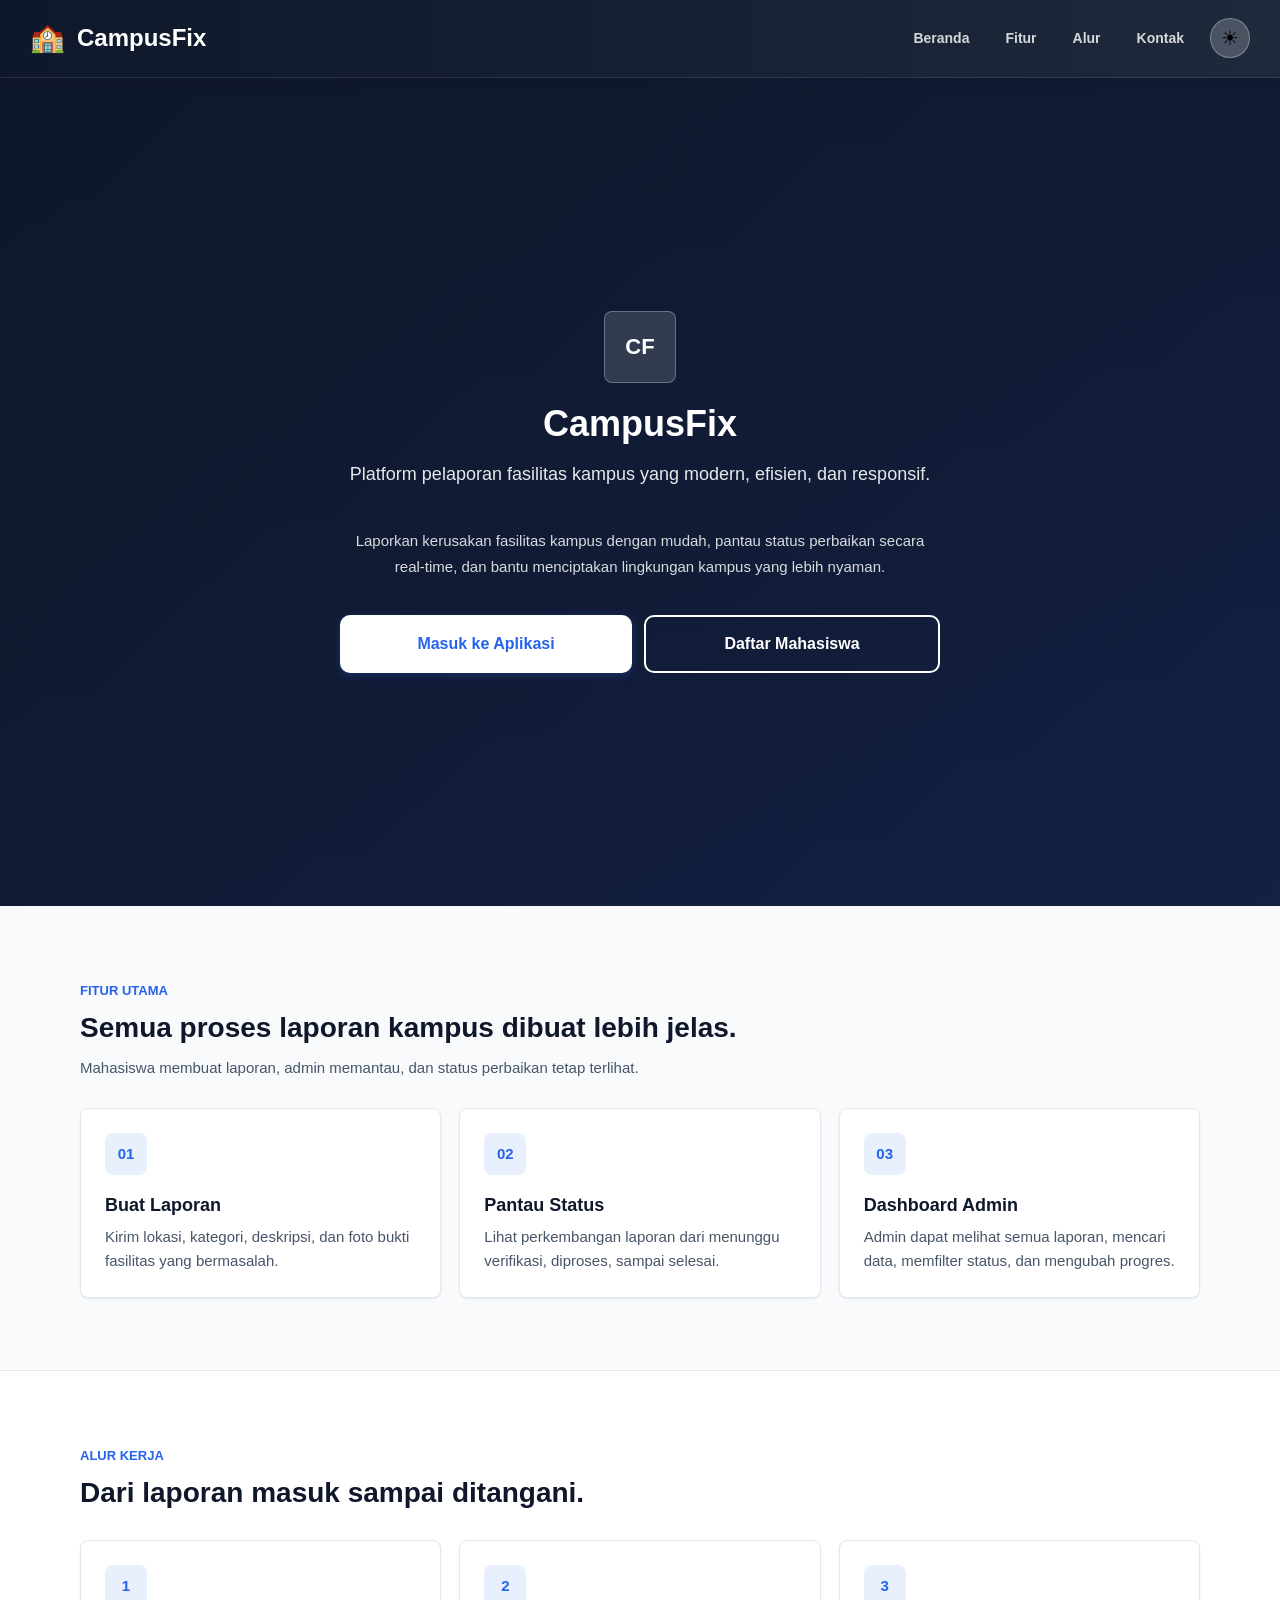
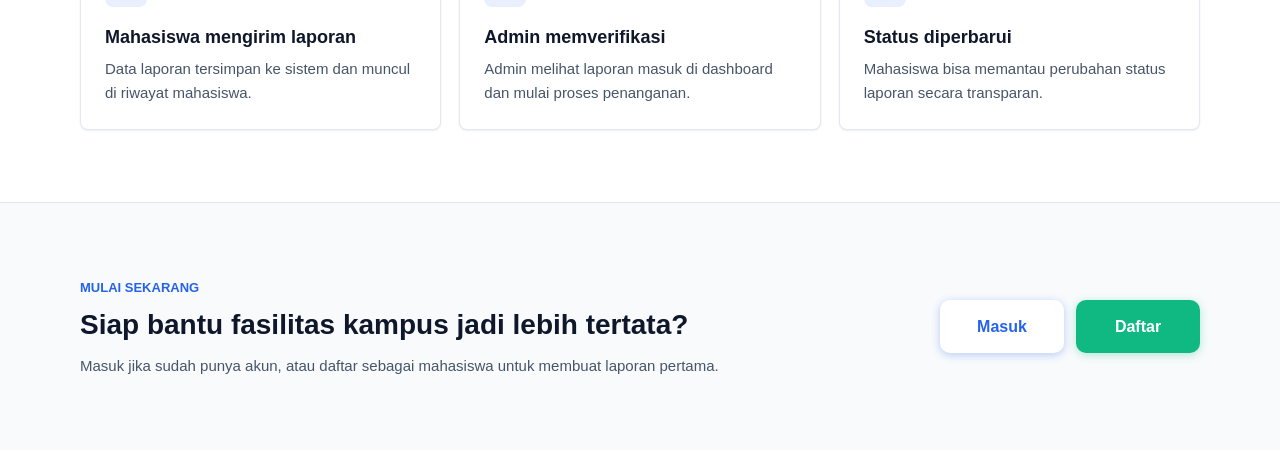
<file: index.html>
<!DOCTYPE html>
<html lang="id">
<head>
    <meta charset="UTF-8">
    <meta name="viewport" content="width=device-width, initial-scale=1.0">
    <meta http-equiv="refresh" content="0; url=frontend/html/index.html">
    <title>CampusFix</title>
</head>
<body>
    <p>Memuat CampusFix...</p>
    <script>
        window.location.replace('frontend/html/index.html');
    </script>
</body>
</html>
</file>
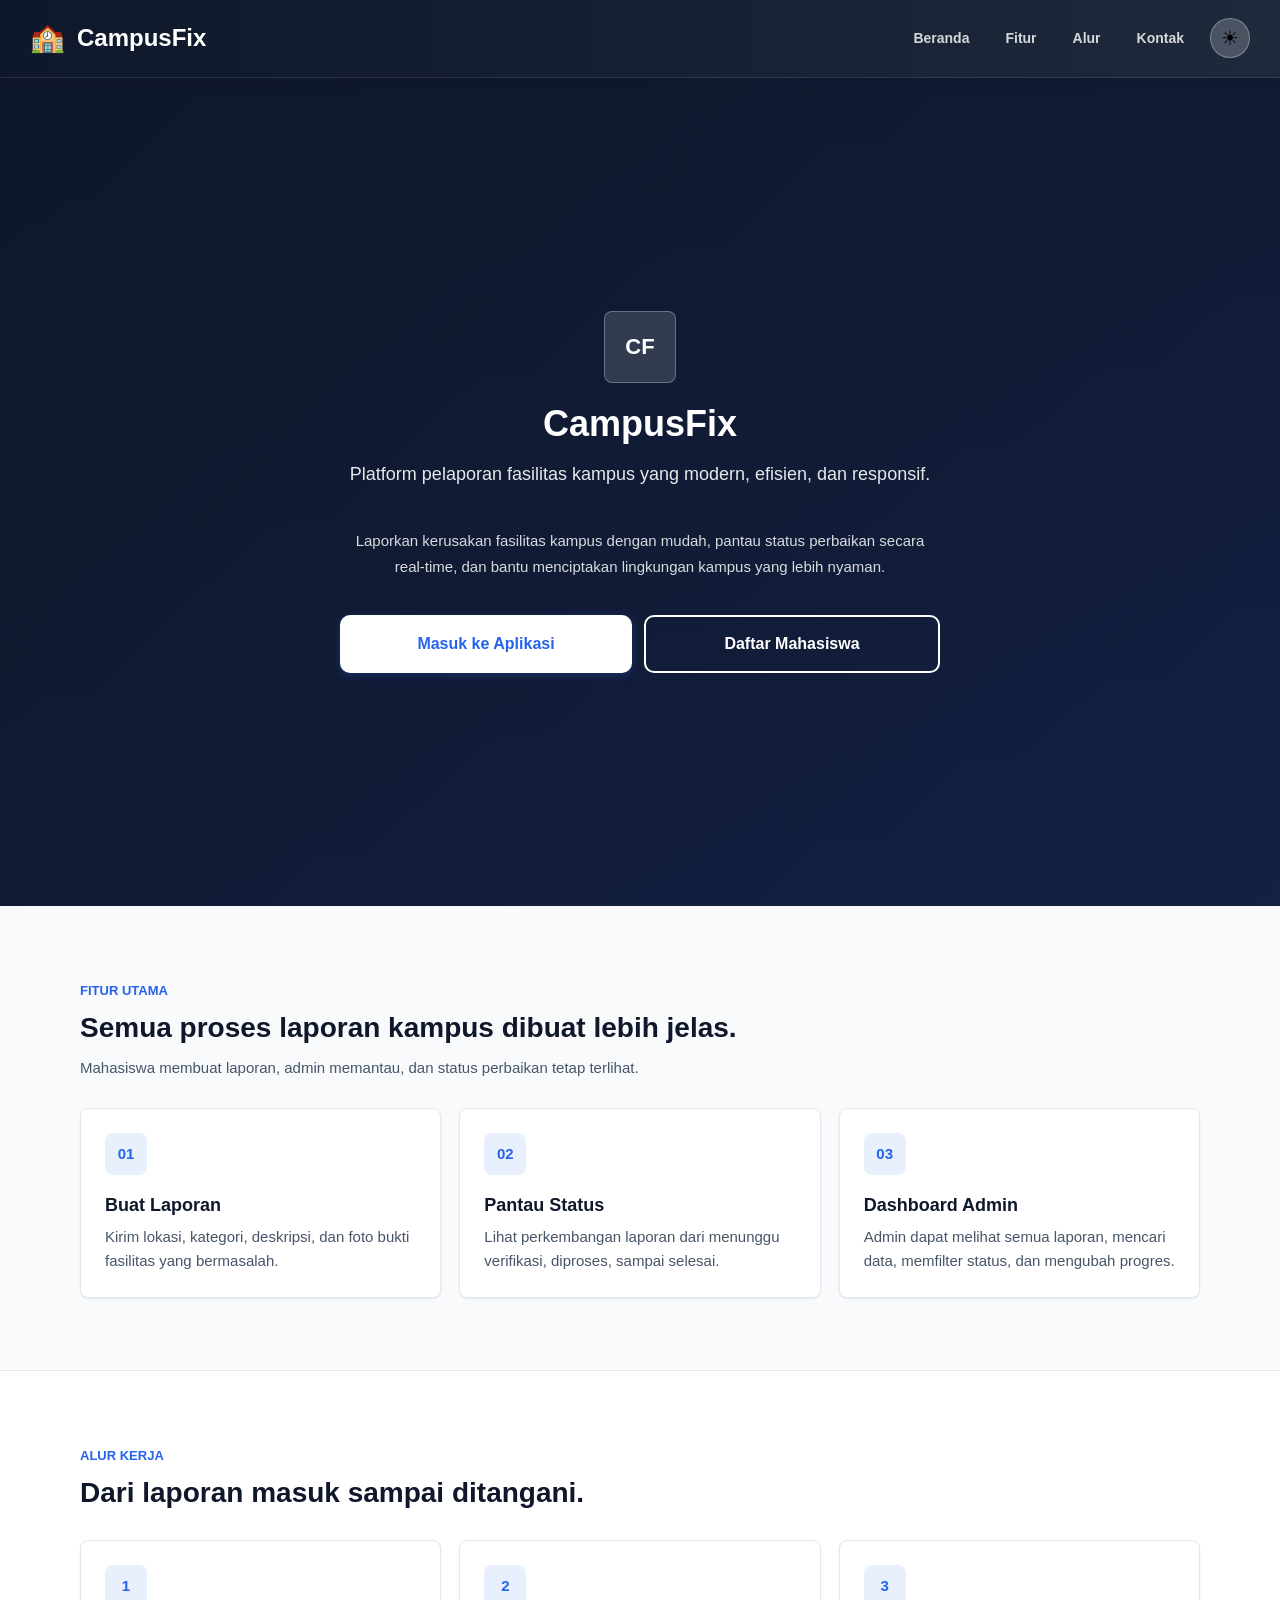
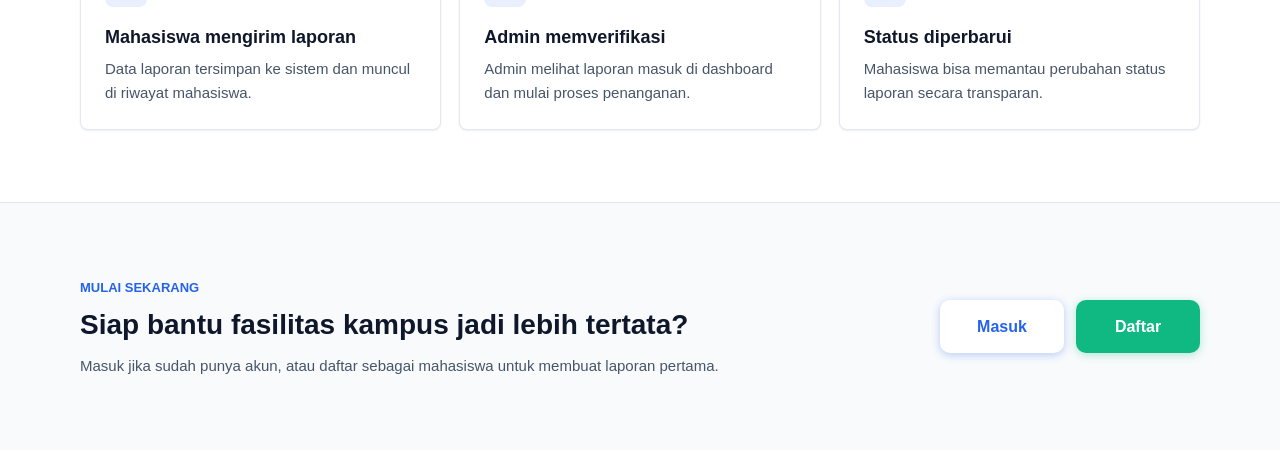
<file: frontend/html/index.html>
<!DOCTYPE html>
<html lang="id">
<head>
    <meta charset="UTF-8">
    <meta name="viewport" content="width=device-width, initial-scale=1.0">
    <title>CampusFix - Sistem Pelaporan Fasilitas Kampus</title>
    <link rel="stylesheet" href="../css/style.css">
</head>
<body>
    <nav class="navbar-campus">
        <div class="brand">CampusFix</div>
        <div class="navbar-campus-right">
            <a href="#beranda" class="nav-link-campus">Beranda</a>
            <a href="#fitur" class="nav-link-campus">Fitur</a>
            <a href="#alur" class="nav-link-campus">Alur</a>
            <a href="#kontak" class="nav-link-campus">Kontak</a>
            <button type="button" class="theme-toggle" onclick="toggleTheme()" title="Toggle Dark/Light Mode">Mode</button>
        </div>
    </nav>

    <section class="landing-page landing-hero" id="beranda">
        <div class="landing-container">
            <div class="landing-logo">CF</div>

            <h1 class="landing-title">CampusFix</h1>

            <p class="landing-subtitle">
                Platform pelaporan fasilitas kampus yang modern, efisien, dan responsif.
            </p>

            <p class="landing-copy">
                Laporkan kerusakan fasilitas kampus dengan mudah, pantau status perbaikan secara real-time,
                dan bantu menciptakan lingkungan kampus yang lebih nyaman.
            </p>

            <div class="landing-buttons">
                <a href="login.html" class="btn btn-primary">Masuk ke Aplikasi</a>
                <a href="register.html" class="btn btn-outline-success">Daftar Mahasiswa</a>
            </div>
        </div>
    </section>

    <main class="landing-content">
        <section class="landing-section" id="fitur">
            <div class="section-heading">
                <span class="section-kicker">Fitur Utama</span>
                <h2>Semua proses laporan kampus dibuat lebih jelas.</h2>
                <p>Mahasiswa membuat laporan, admin memantau, dan status perbaikan tetap terlihat.</p>
            </div>

            <div class="feature-grid">
                <a href="register.html" class="feature-card">
                    <span class="feature-icon">01</span>
                    <h3>Buat Laporan</h3>
                    <p>Kirim lokasi, kategori, deskripsi, dan foto bukti fasilitas yang bermasalah.</p>
                </a>

                <a href="login.html" class="feature-card">
                    <span class="feature-icon">02</span>
                    <h3>Pantau Status</h3>
                    <p>Lihat perkembangan laporan dari menunggu verifikasi, diproses, sampai selesai.</p>
                </a>

                <a href="login.html" class="feature-card">
                    <span class="feature-icon">03</span>
                    <h3>Dashboard Admin</h3>
                    <p>Admin dapat melihat semua laporan, mencari data, memfilter status, dan mengubah progres.</p>
                </a>
            </div>
        </section>

        <section class="landing-section landing-band" id="alur">
            <div class="section-heading">
                <span class="section-kicker">Alur Kerja</span>
                <h2>Dari laporan masuk sampai ditangani.</h2>
            </div>

            <div class="steps-grid">
                <div class="step-item">
                    <strong>1</strong>
                    <h3>Mahasiswa mengirim laporan</h3>
                    <p>Data laporan tersimpan ke sistem dan muncul di riwayat mahasiswa.</p>
                </div>

                <div class="step-item">
                    <strong>2</strong>
                    <h3>Admin memverifikasi</h3>
                    <p>Admin melihat laporan masuk di dashboard dan mulai proses penanganan.</p>
                </div>

                <div class="step-item">
                    <strong>3</strong>
                    <h3>Status diperbarui</h3>
                    <p>Mahasiswa bisa memantau perubahan status laporan secara transparan.</p>
                </div>
            </div>
        </section>

        <section class="landing-section contact-section" id="kontak">
            <div>
                <span class="section-kicker">Mulai Sekarang</span>
                <h2>Siap bantu fasilitas kampus jadi lebih tertata?</h2>
                <p>Masuk jika sudah punya akun, atau daftar sebagai mahasiswa untuk membuat laporan pertama.</p>
            </div>

            <div class="landing-buttons compact">
                <a href="login.html" class="btn btn-primary">Masuk</a>
                <a href="register.html" class="btn btn-success">Daftar</a>
            </div>
        </section>
    </main>

    <script src="../js/config.js"></script>
    <script src="../js/theme.js"></script>
</body>
</html>
</file>
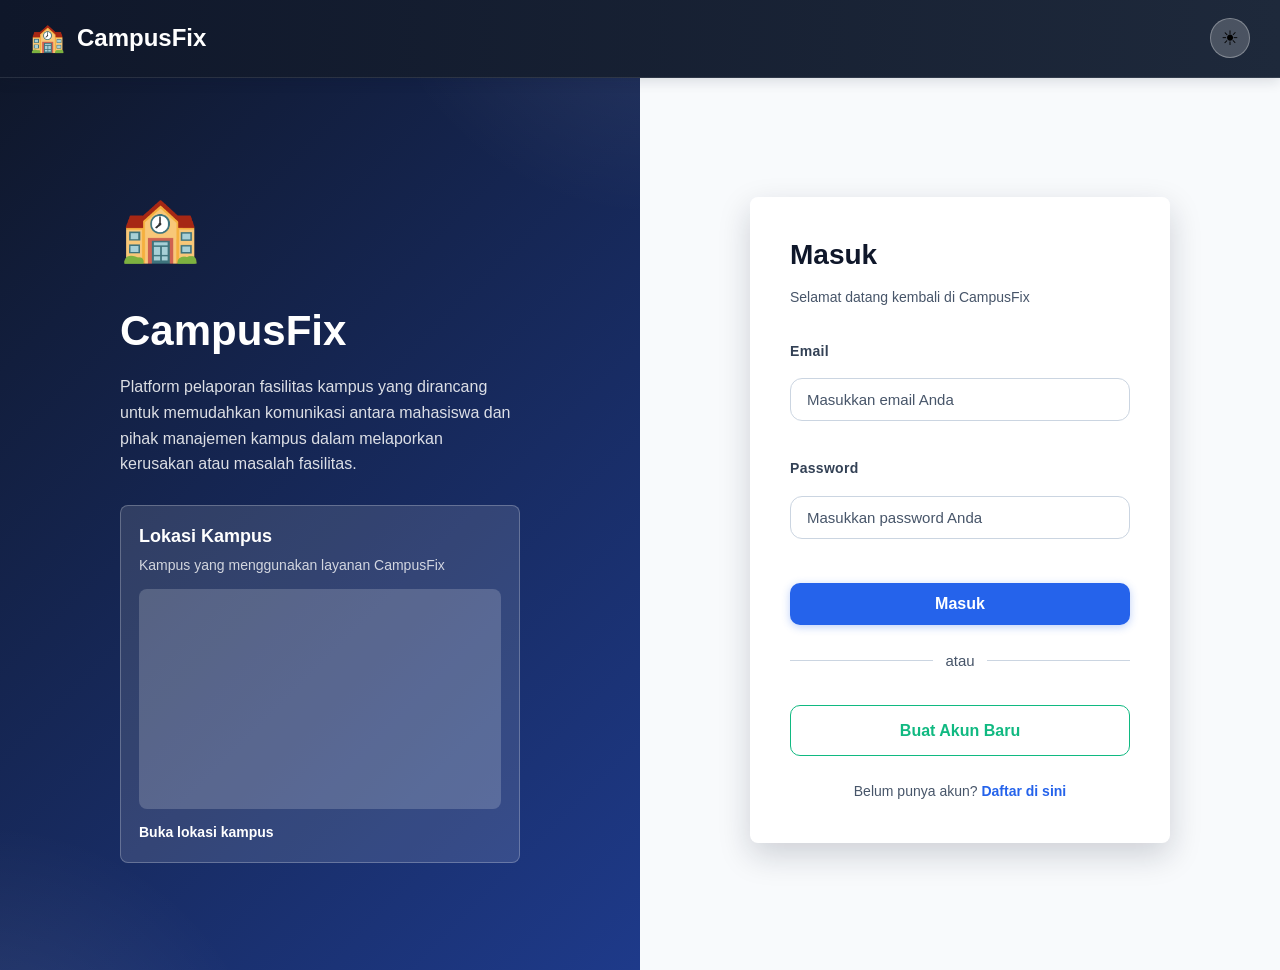
<file: frontend/html/admin.html>
<!DOCTYPE html>
<html lang="id">
<head>
    <meta charset="UTF-8">
    <meta name="viewport" content="width=device-width, initial-scale=1.0">
    <title>Dashboard Admin - CampusFix</title>
    <link rel="stylesheet" href="../css/style.css">
</head>
<body class="student-dashboard-page admin-dashboard-page">
    <div id="imageModal" class="image-modal">
        <span class="close-btn" onclick="closeImage()">X</span>
        <img id="modalImage" class="modal-image" alt="Preview Laporan">
    </div>

    <nav class="student-topbar admin-topbar">
        <div class="student-brand">
            <div class="student-brand-mark">CF</div>
            <div>
                <div class="student-brand-name">CampusFix Admin</div>
                <div class="student-brand-campus">UMSU Medan - Panel Pengelola</div>
            </div>
        </div>

        <div class="admin-top-menu">
            <button type="button" class="sidebar-menu-item active" id="menuDashboard" onclick="showDashboard()">
                Dashboard
            </button>
            <button type="button" class="sidebar-menu-item" id="menuAll" onclick="filterReports('all')">
                Semua Laporan
            </button>
            <button type="button" class="sidebar-menu-item" id="menuPending" onclick="filterReports('Menunggu Verifikasi')">
                Menunggu
            </button>
            <button type="button" class="sidebar-menu-item" id="menuProcessing" onclick="filterReports('Diproses')">
                Diproses
            </button>
            <button type="button" class="sidebar-menu-item" id="menuCompleted" onclick="filterReports('Selesai')">
                Selesai
            </button>
            <button type="button" class="sidebar-menu-item" id="menuSettings" onclick="showSettings()">
                Pengaturan
            </button>
        </div>

        <div class="student-nav-actions">
            <div class="student-user-chip" id="userInfo"></div>

            <button
                type="button"
                class="student-icon-btn"
                onclick="focusAdminNotification()"
                title="Notifikasi">
                <span class="notification-dot" id="adminNotificationBadge" style="display: none;">!</span>
                &#128276;
            </button>

            <button type="button" class="student-icon-btn theme-toggle" onclick="toggleTheme()" title="Toggle Dark/Light Mode">
                Mode
            </button>

            <button type="button" class="student-icon-btn" onclick="logout()" title="Keluar">
                Out
            </button>
        </div>
    </nav>

    <main class="student-dashboard-shell admin-dashboard-shell">
        <div id="adminNotification" class="notification-panel notification-panel-admin" style="display: none;"></div>

        <div class="stat-grid" id="dashboardSection">
            <div class="stat-box">
                <h5>Total Laporan</h5>
                <h2 id="totalReport">0</h2>
            </div>

            <div class="stat-box">
                <h5>Sedang Diproses</h5>
                <h2 id="processReport">0</h2>
            </div>

            <div class="stat-box">
                <h5>Selesai</h5>
                <h2 id="doneReport">0</h2>
            </div>
        </div>

        <div id="searchFilterBar" class="search-filter-bar admin-filter-card">
            <div class="search-box">
                <input type="text" id="adminSearchInput" placeholder="Cari laporan...">
            </div>
            <select id="adminStatusFilter" class="filter-select form-control">
                <option value="all">Semua Status</option>
                <option value="Menunggu Verifikasi">Menunggu</option>
                <option value="Diproses">Diproses</option>
                <option value="Selesai">Selesai</option>
            </select>
        </div>

        <div id="reportsSection" class="student-public-section admin-report-section">
            <div class="student-section-heading">
                <div class="student-section-icon">A</div>
                <div>
                    <h2>Daftar Laporan</h2>
                    <p>Laporan mahasiswa dan dampaknya ke fasilitas pembelajaran</p>
                </div>
            </div>
        </div>

        <div id="reportList" class="report-list student-public-list admin-report-list"></div>

        <div id="emptyState" class="empty-state" style="display: none;">
            <h3>Belum ada laporan</h3>
            <p>Semua laporan mahasiswa akan muncul di sini.</p>
        </div>

        <div id="settingsSection" class="admin-settings-section" style="display: none;">
            <div class="student-section-heading">
                <div class="student-section-icon">S</div>
                <div>
                    <h2>Pengaturan Sistem</h2>
                    <p>Profil admin, keamanan, dan informasi sistem</p>
                </div>
            </div>

            <div class="form-section">
                <h4>Profil Admin</h4>

                <div class="form-group">
                    <label>Nama Lengkap</label>
                    <input type="text" id="adminName" readonly>
                </div>

                <div class="form-group">
                    <label>Email</label>
                    <input type="email" id="adminEmail" readonly>
                </div>

                <div class="form-group">
                    <label>Role</label>
                    <input type="text" id="adminRole" readonly value="Administrator">
                </div>
            </div>

            <div class="form-section">
                <h4>Keamanan</h4>

                <div class="form-group">
                    <label>Password Lama</label>
                    <input type="password" id="oldPassword" placeholder="Masukkan password lama">
                </div>

                <div class="form-group">
                    <label>Password Baru</label>
                    <input type="password" id="newPassword" placeholder="Masukkan password baru">
                </div>

                <div class="form-group">
                    <label>Konfirmasi Password Baru</label>
                    <input type="password" id="confirmPassword" placeholder="Konfirmasi password baru">
                </div>

                <button type="button" class="btn btn-primary" onclick="changePassword()">
                    Simpan Password Baru
                </button>
            </div>

            <div class="form-section">
                <h4>Informasi Sistem</h4>

                <div class="admin-info-grid">
                    <div>
                        <label>Versi Aplikasi</label>
                        <p>v1.0.1</p>
                    </div>
                    <div>
                        <label>Database</label>
                        <p>SQLite</p>
                    </div>
                    <div>
                        <label>Framework</label>
                        <p>Laravel 12</p>
                    </div>
                    <div>
                        <label>Status</label>
                        <p>Production Ready</p>
                    </div>
                </div>
            </div>

            <div class="form-section">
                <h4>Maintenance</h4>
                <p>Pilihan maintenance untuk mengelola data sistem:</p>

                <div style="display: flex; gap: 12px; flex-wrap: wrap;">
                    <button type="button" class="btn btn-primary" onclick="backupData()">
                        Backup Data
                    </button>
                    <button type="button" class="btn btn-danger" onclick="clearCache()">
                        Clear Cache
                    </button>
                </div>
            </div>

            <div class="form-section">
                <h4>Tentang CampusFix</h4>
                <p>
                    <strong>CampusFix</strong> adalah platform web modern untuk pelaporan dan manajemen
                    fasilitas kampus. Sistem ini membantu mahasiswa menyampaikan laporan dan admin
                    memprosesnya dengan lebih cepat.
                </p>
            </div>
        </div>
    </main>

    <script src="../js/config.js"></script>
    <script src="../js/theme.js"></script>
    <script src="../js/admin.js"></script>
</body>
</html>
</file>
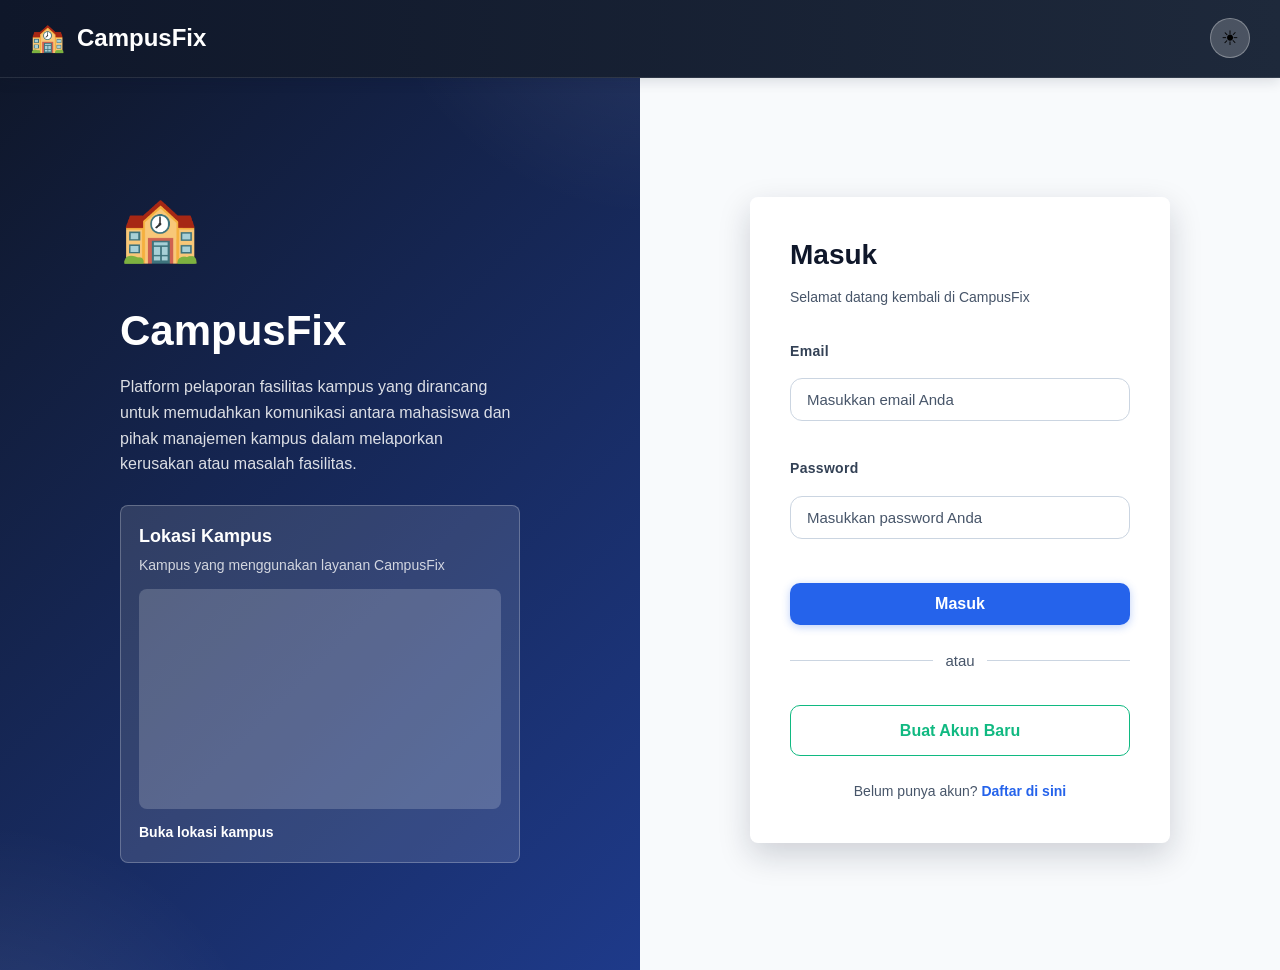
<file: frontend/html/login.html>
<!DOCTYPE html>
<html lang="id">
<head>
    <meta charset="UTF-8">
    <meta name="viewport" content="width=device-width, initial-scale=1.0">
    <title>Login - CampusFix</title>
    <link rel="stylesheet" href="../css/style.css">
</head>
<body class="login-page">
    <!-- Navbar -->
    <nav class="navbar-campus" style="position: fixed; top: 0; left: 0; right: 0; z-index: 100;">
        <div class="brand">CampusFix</div>
        <div class="navbar-campus-right">
            <button type="button" class="theme-toggle" onclick="toggleTheme()" title="Toggle Dark/Light Mode">☀️</button>
        </div>
    </nav>

    <div class="login-split" style="margin-top: 70px;">
        <!-- Brand Section -->
        <div class="login-brand-section">
            <div class="login-brand-content">
                <span class="login-brand-icon">🏫</span>
                <h1 class="login-brand-title">CampusFix</h1>
                <p class="login-brand-subtitle">
                    Platform pelaporan fasilitas kampus yang dirancang untuk memudahkan komunikasi antara mahasiswa dan pihak manajemen kampus dalam melaporkan kerusakan atau masalah fasilitas.
                </p>

                <div class="campus-map-card">
                    <h3>Lokasi Kampus</h3>
                    <p>Kampus yang menggunakan layanan CampusFix</p>
                    <iframe
                        title="Lokasi kampus CampusFix"
                        src="https://www.google.com/maps?q=Universitas%20Muhammadiyah%20Sumatera%20Utara%403.614433526992798,98.6754150390625&z=17&output=embed"
                        loading="lazy"
                        referrerpolicy="no-referrer-when-downgrade"></iframe>
                    <a
                        class="campus-map-link"
                        href="https://www.google.com/maps?q=Universitas%20Muhammadiyah%20Sumatera%20Utara%403.614433526992798,98.6754150390625"
                        target="_blank"
                        rel="noopener noreferrer">
                        Buka lokasi kampus
                    </a>
                </div>
            </div>
        </div>

        <!-- Form Section -->
        <div class="login-form-section">
            <div class="login-card">
                <h2 class="title">Masuk</h2>
                <p class="subtitle">Selamat datang kembali di CampusFix</p>

                <form id="login-form">
                    <div class="form-group">
                        <label for="email">Email</label>
                        <input 
                            type="email" 
                            id="email"
                            placeholder="Masukkan email Anda"
                            required>
                    </div>

                    <div class="form-group">
                        <label for="password">Password</label>
                        <input 
                            type="password" 
                            id="password"
                            placeholder="Masukkan password Anda"
                            required>
                    </div>

                    <button type="submit" class="btn btn-primary w-100">
                        Masuk
                    </button>
                </form>

                <div class="login-divider">
                    atau
                </div>

                <a href="register.html" class="btn btn-outline-success w-100">
                    Buat Akun Baru
                </a>

                <div class="login-footer">
                    <p>Belum punya akun? 
                        <a href="register.html">Daftar di sini</a>
                    </p>
                </div>
            </div>
        </div>
    </div>
    
    <script src="../js/config.js"></script>
    <script src="../js/theme.js"></script>
    <script src="../js/login.js"></script>
</body>
</html>
</file>
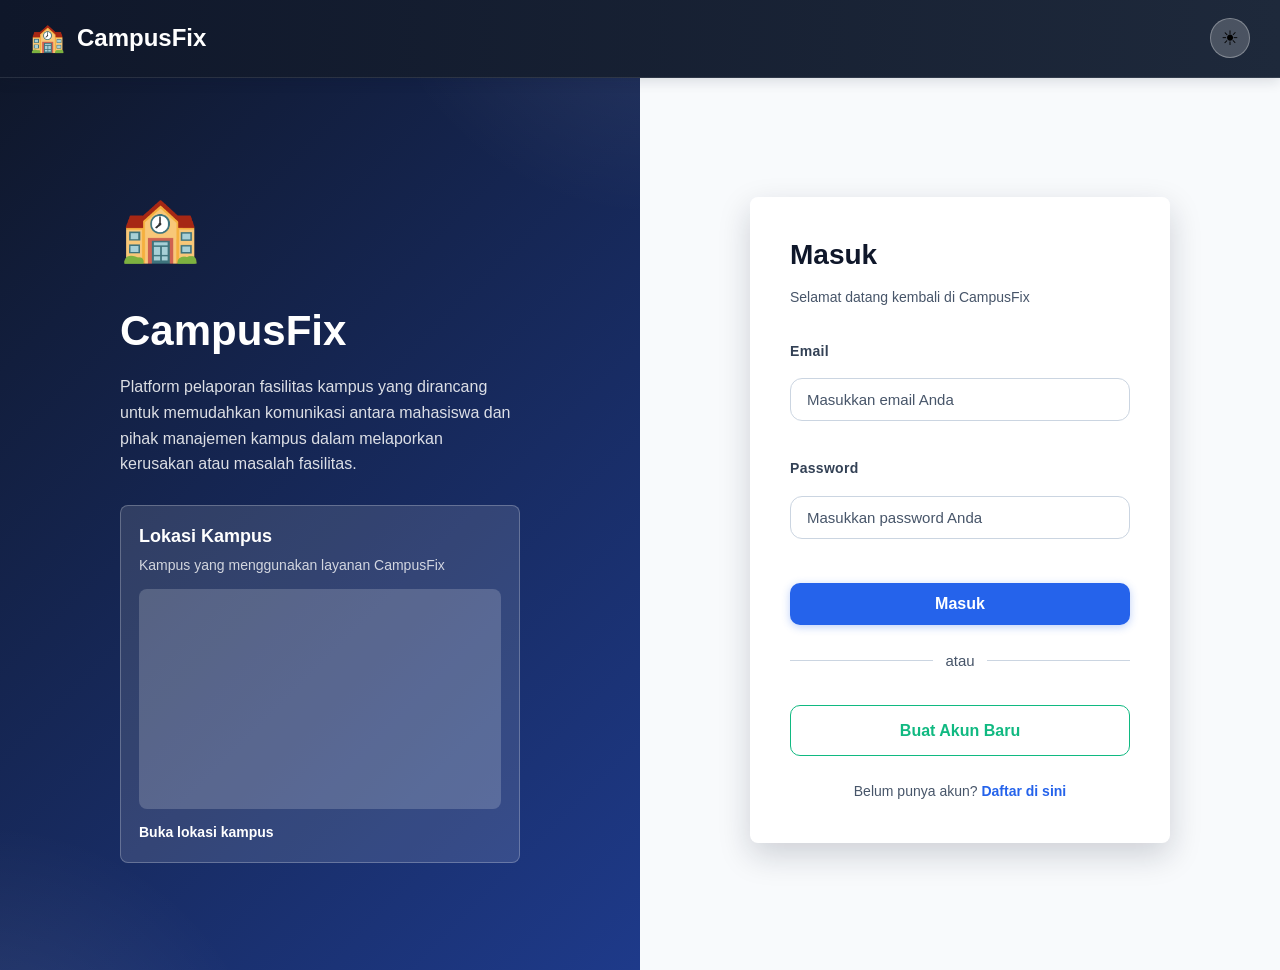
<file: frontend/html/mahasiswa.html>
<!DOCTYPE html>
<html lang="id">
<head>
    <meta charset="UTF-8">
    <meta name="viewport" content="width=device-width, initial-scale=1.0">
    <title>Dashboard Mahasiswa - CampusFix</title>
    <link rel="stylesheet" href="../css/style.css">
    <link rel="stylesheet" href="../css/chatbot.css">
</head>
<body class="student-dashboard-page">
    <nav class="student-topbar">
        <div class="student-brand">
            <div class="student-brand-mark">CF</div>
            <div>
                <div class="student-brand-name">CampusFix</div>
                <div class="student-brand-campus">Panel Mahasiswa</div>
            </div>
        </div>

        <div class="student-nav-actions">
            <div class="student-user-chip" id="userInfo"></div>

            <button
                type="button"
                class="student-icon-btn"
                onclick="focusStudentNotification()"
                title="Notifikasi">
                <span class="notification-dot" id="studentNotificationBadge" style="display: none;">!</span>
                &#128276;
            </button>

            <button
                type="button"
                class="student-icon-btn theme-toggle"
                onclick="toggleTheme()"
                title="Toggle Dark/Light Mode">
                Mode
            </button>

            <button
                type="button"
                class="student-icon-btn"
                onclick="logout()"
                title="Keluar">
                Out
            </button>

            <button
                type="button"
                class="btn btn-primary student-report-btn"
                onclick="openReportForm()">
                + Lapor Kerusakan
            </button>
        </div>
    </nav>

    <main class="student-dashboard-shell">
        <div id="studentNotification" class="notification-panel student-notification-panel" style="display: none;"></div>

        <section class="student-timeline-card">
            <div class="student-section-heading">
                <div class="student-section-icon">T</div>
                <div>
                    <h2>Timeline & Aktivitas Terkini</h2>
                    <p>Log laporan milik Anda dan proses perbaikannya</p>
                </div>
            </div>

            <div class="student-timeline-scroll">
                <div id="ownTimelineList" class="student-timeline-list"></div>
                <div id="ownTimelineEmpty" class="empty-state compact-empty" style="display: none;">
                    <h3>Belum ada aktivitas</h3>
                    <p>Laporan yang Anda buat akan muncul di timeline ini.</p>
                </div>
            </div>
        </section>

        <section id="riwayatLaporan" class="student-public-section">
            <div class="student-section-heading">
                <div class="student-section-icon">L</div>
                <div>
                    <h2>Laporan Mahasiswa</h2>
                    <p>Laporan publik yang bisa diberi like untuk menunjukkan dampaknya ke pembelajaran</p>
                </div>
            </div>

            <div id="reportList" class="report-list student-public-list"></div>

            <div id="emptyState" class="empty-state" style="display: none;">
                <h3>Belum ada laporan</h3>
                <p>Daftar laporan mahasiswa akan muncul di sini.</p>
            </div>
        </section>
    </main>

    <div id="reportFormOverlay" class="report-form-overlay" style="display: none;">
        <section class="form-section report-form-modal" id="formLaporan">
            <div class="modal-form-header">
                <div>
                    <h3>Buat Laporan Baru</h3>
                    <p>Kirim detail fasilitas yang rusak agar admin bisa segera memproses.</p>
                </div>
                <button type="button" class="student-icon-btn" onclick="closeReportForm()" title="Tutup">
                    X
                </button>
            </div>

            <div class="form-group">
                <label for="location">Lokasi Fasilitas</label>
                <input
                    type="text"
                    id="location"
                    placeholder="Contoh: Gedung A, Ruang 101"
                    required>
            </div>

            <div class="form-group">
                <label for="category">Kategori Masalah</label>
                <input
                    type="text"
                    id="category"
                    placeholder="Contoh: AC bocor, kursi rusak, lampu mati"
                    required>
            </div>

            <div class="form-group">
                <label for="description">Deskripsi Detail</label>
                <textarea
                    id="description"
                    placeholder="Jelaskan masalah secara detail agar tim perbaikan dapat menangani dengan tepat"
                    required></textarea>
            </div>

            <div class="form-group">
                <label for="photo">Foto Bukti (Opsional)</label>
                <input
                    type="file"
                    id="photo"
                    accept="image/*">
                <small style="color: var(--gray-600);">Format: JPG, PNG (Max 5MB)</small>
            </div>

            <div class="form-actions">
                <button type="button" class="btn btn-primary" onclick="submitReport()">
                    Kirim Laporan
                </button>
                <button type="button" class="btn btn-outline-success" onclick="closeReportForm()">
                    Batal
                </button>
            </div>
        </section>
    </div>

    <script src="../js/config.js"></script>
    <script src="../js/theme.js"></script>
    <script src="../js/mahasiswa.js"></script>
    <script src="../js/chatbot.js"></script>
</body>
</html>
</file>
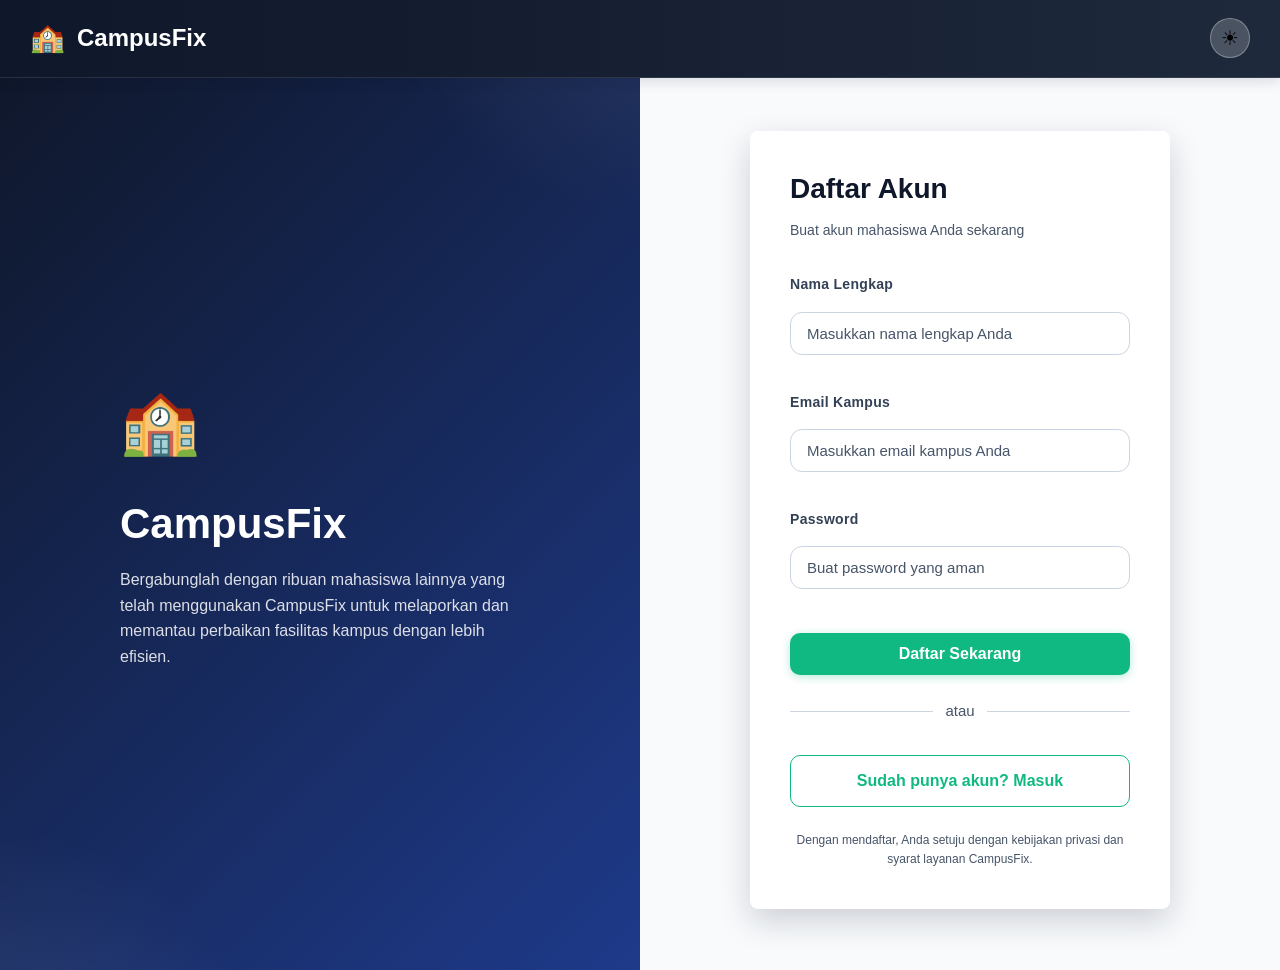
<file: frontend/html/register.html>
<!DOCTYPE html>
<html lang="id">
<head>
    <meta charset="UTF-8">
    <meta name="viewport" content="width=device-width, initial-scale=1.0">
    <title>Daftar - CampusFix</title>
    <link rel="stylesheet" href="../css/style.css">
</head>
<body class="login-page">
    <!-- Navbar -->
    <nav class="navbar-campus" style="position: fixed; top: 0; left: 0; right: 0; z-index: 100;">
        <div class="brand">CampusFix</div>
        <div class="navbar-campus-right">
            <button type="button" class="theme-toggle" onclick="toggleTheme()" title="Toggle Dark/Light Mode">☀️</button>
        </div>
    </nav>

    <div class="login-split" style="margin-top: 70px;">
        <!-- Brand Section -->
        <div class="login-brand-section">
            <div class="login-brand-content">
                <span class="login-brand-icon">🏫</span>
                <h1 class="login-brand-title">CampusFix</h1>
                <p class="login-brand-subtitle">
                    Bergabunglah dengan ribuan mahasiswa lainnya yang telah menggunakan CampusFix untuk melaporkan dan memantau perbaikan fasilitas kampus dengan lebih efisien.
                </p>
            </div>
        </div>

        <!-- Form Section -->
        <div class="login-form-section">
            <div class="login-card">
                <h2 class="title">Daftar Akun</h2>
                <p class="subtitle">Buat akun mahasiswa Anda sekarang</p>

                <form id="register-form">
                    <div class="form-group">
                        <label for="name">Nama Lengkap</label>
                        <input 
                            type="text"
                            id="name"
                            placeholder="Masukkan nama lengkap Anda"
                            required>
                    </div>

                    <div class="form-group">
                        <label for="email">Email Kampus</label>
                        <input
                            type="email"
                            id="email"
                            placeholder="Masukkan email kampus Anda"
                            required>
                    </div>

                    <div class="form-group">
                        <label for="password">Password</label>
                        <input
                            type="password"
                            id="password"
                            placeholder="Buat password yang aman"
                            required>
                    </div>

                    <button
                        type="submit"
                        class="btn btn-success w-100">
                        Daftar Sekarang
                    </button>
                </form>

                <div class="login-divider">
                    atau
                </div>

                <a href="login.html" class="btn btn-outline-success w-100">
                    Sudah punya akun? Masuk
                </a>

                <div class="login-footer">
                    <p style="font-size: 12px; color: var(--gray-600); margin-top: 20px;">
                        Dengan mendaftar, Anda setuju dengan kebijakan privasi dan syarat layanan CampusFix.
                    </p>
                </div>
            </div>
        </div>
    </div>

    <script src="../js/config.js"></script>
    <script src="../js/theme.js"></script>
    <script src="../js/register.js"></script>
</body>
</html>
</file>
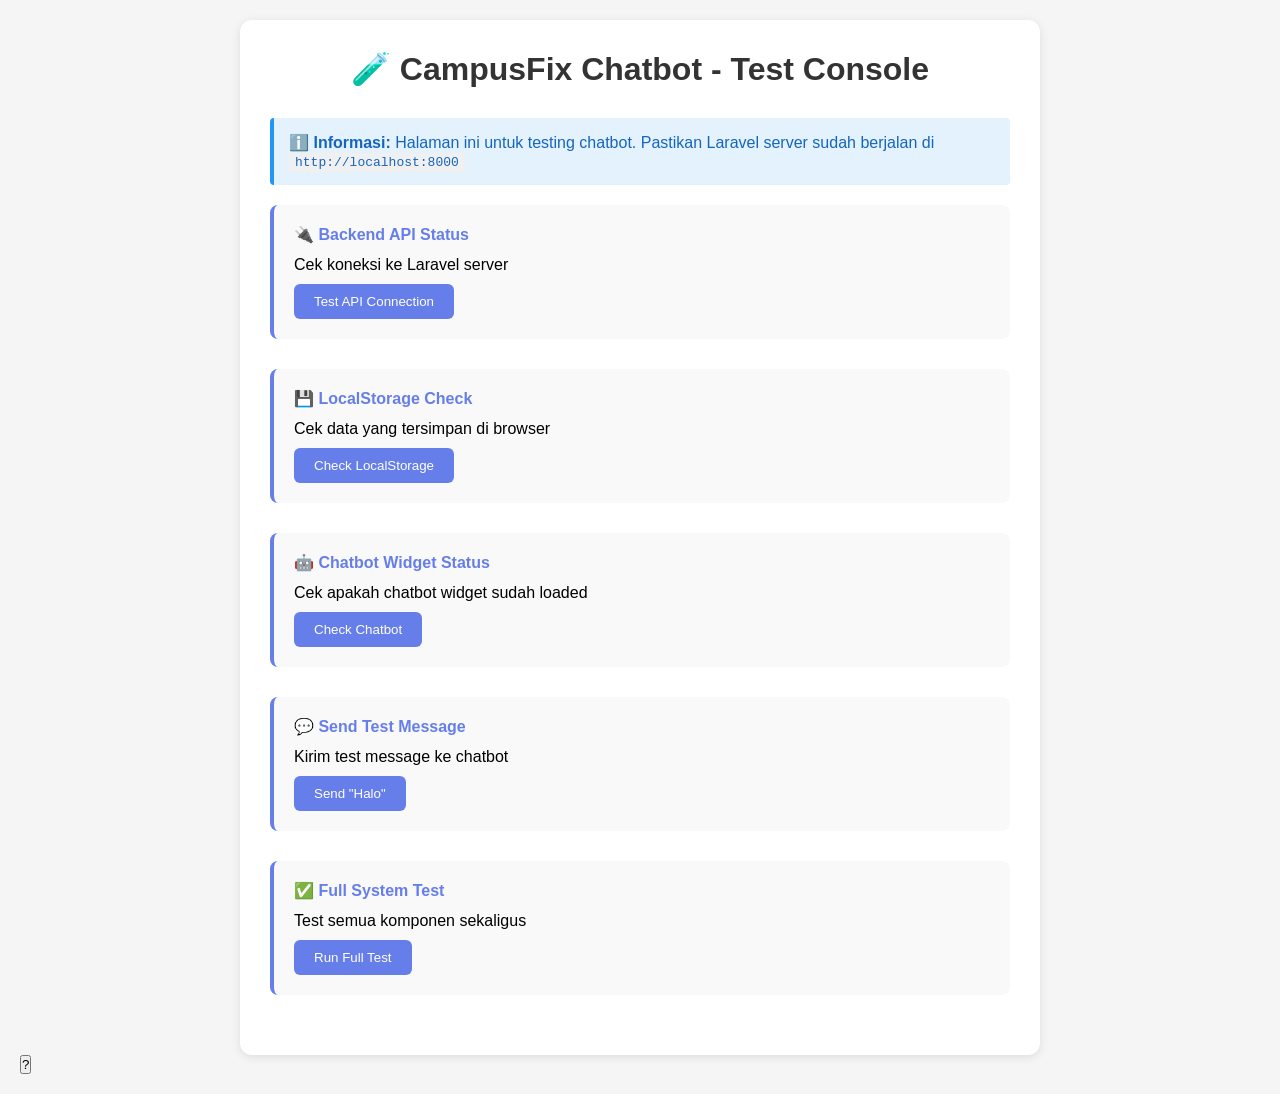
<file: frontend/html/test-chatbot.html>
<!DOCTYPE html>
<html lang="id">
<head>
    <meta charset="UTF-8">
    <meta name="viewport" content="width=device-width, initial-scale=1.0">
    <title>Test Chatbot - CampusFix</title>
    <style>
        * {
            margin: 0;
            padding: 0;
            box-sizing: border-box;
        }
        
        body {
            font-family: -apple-system, BlinkMacSystemFont, 'Segoe UI', Roboto, Oxygen, Ubuntu, Cantarell, sans-serif;
            background: #f5f5f5;
            padding: 20px;
        }
        
        .container {
            max-width: 800px;
            margin: 0 auto;
            background: white;
            border-radius: 12px;
            padding: 30px;
            box-shadow: 0 2px 10px rgba(0,0,0,0.1);
        }
        
        h1 {
            color: #333;
            margin-bottom: 30px;
            text-align: center;
        }
        
        .test-section {
            margin-bottom: 30px;
            padding: 20px;
            background: #f9f9f9;
            border-radius: 8px;
            border-left: 4px solid #667eea;
        }
        
        .test-title {
            font-weight: 600;
            color: #667eea;
            margin-bottom: 12px;
            display: flex;
            align-items: center;
            gap: 10px;
        }
        
        .test-status {
            padding: 8px 12px;
            border-radius: 4px;
            font-size: 14px;
            font-weight: 500;
            display: inline-block;
            margin-top: 10px;
        }
        
        .status-ok {
            background: #d4edda;
            color: #155724;
            border: 1px solid #c3e6cb;
        }
        
        .status-error {
            background: #f8d7da;
            color: #721c24;
            border: 1px solid #f5c6cb;
        }
        
        .status-loading {
            background: #e7d4f5;
            color: #663399;
            border: 1px solid #d0a2e8;
        }
        
        .btn-test {
            background: #667eea;
            color: white;
            border: none;
            padding: 10px 20px;
            border-radius: 6px;
            cursor: pointer;
            font-weight: 500;
            margin-top: 10px;
        }
        
        .btn-test:hover {
            background: #5568d3;
        }
        
        code {
            background: #f0f0f0;
            padding: 2px 6px;
            border-radius: 3px;
            font-family: 'Courier New', monospace;
            font-size: 13px;
        }
        
        .log {
            background: #1e1e1e;
            color: #00ff00;
            padding: 15px;
            border-radius: 6px;
            font-family: 'Courier New', monospace;
            font-size: 12px;
            max-height: 150px;
            overflow-y: auto;
            margin-top: 10px;
            line-height: 1.4;
        }
        
        .info-box {
            background: #e3f2fd;
            border-left: 4px solid #2196f3;
            padding: 15px;
            border-radius: 4px;
            margin-bottom: 20px;
            color: #1565c0;
        }
    </style>
</head>
<body>
    <div class="container">
        <h1>🧪 CampusFix Chatbot - Test Console</h1>
        
        <div class="info-box">
            <strong>ℹ️ Informasi:</strong> Halaman ini untuk testing chatbot. Pastikan Laravel server sudah berjalan di <code>http://localhost:8000</code>
        </div>

        <!-- API Status Check -->
        <div class="test-section">
            <div class="test-title">🔌 Backend API Status</div>
            <p>Cek koneksi ke Laravel server</p>
            <button type="button" class="btn-test" onclick="checkApiStatus()">Test API Connection</button>
            <div id="api-status" class="test-status"></div>
            <div id="api-log" class="log" style="display:none;"></div>
        </div>

        <!-- LocalStorage Check -->
        <div class="test-section">
            <div class="test-title">💾 LocalStorage Check</div>
            <p>Cek data yang tersimpan di browser</p>
            <button type="button" class="btn-test" onclick="checkLocalStorage()">Check LocalStorage</button>
            <div id="storage-status" class="test-status"></div>
            <div id="storage-log" class="log" style="display:none;"></div>
        </div>

        <!-- Chatbot Widget Check -->
        <div class="test-section">
            <div class="test-title">🤖 Chatbot Widget Status</div>
            <p>Cek apakah chatbot widget sudah loaded</p>
            <button type="button" class="btn-test" onclick="checkChatbot()">Check Chatbot</button>
            <div id="chatbot-status" class="test-status"></div>
            <div id="chatbot-log" class="log" style="display:none;"></div>
        </div>

        <!-- Send Test Message -->
        <div class="test-section">
            <div class="test-title">💬 Send Test Message</div>
            <p>Kirim test message ke chatbot</p>
            <button type="button" class="btn-test" onclick="sendTestMessage()">Send "Halo"</button>
            <div id="message-status" class="test-status"></div>
            <div id="message-log" class="log" style="display:none;"></div>
        </div>

        <!-- Full Test -->
        <div class="test-section">
            <div class="test-title">✅ Full System Test</div>
            <p>Test semua komponen sekaligus</p>
            <button type="button" class="btn-test" onclick="fullSystemTest()">Run Full Test</button>
            <div id="full-status" class="test-status"></div>
            <div id="full-log" class="log" style="display:none;"></div>
        </div>
    </div>

    <script src="../css/chatbot.css" disabled></script>
    <script src="../js/chatbot.js"></script>

    <script>
        function log(elementId, message, isError = false) {
            const logEl = document.getElementById(elementId);
            if (logEl) {
                const time = new Date().toLocaleTimeString();
                logEl.textContent += `[${time}] ${message}\n`;
                logEl.scrollTop = logEl.scrollHeight;
                logEl.parentElement.style.display = 'block';
            }
            console.log(message);
        }

        function setStatus(elementId, message, isError = false) {
            const statusEl = document.getElementById(elementId);
            if (statusEl) {
                statusEl.textContent = message;
                statusEl.className = `test-status ${isError ? 'status-error' : 'status-ok'}`;
            }
        }

        async function checkApiStatus() {
            const statusId = 'api-status';
            const logId = 'api-log';
            
            setStatus(statusId, '⏳ Checking...', false);
            log(logId, 'Checking API connection to http://localhost:8000/api/chat/faqs');

            try {
                const response = await fetch('http://localhost:8000/api/chat/faqs', {
                    method: 'GET',
                    headers: {
                        'Accept': 'application/json'
                    },
                    timeout: 5000
                });

                log(logId, `Response Status: ${response.status}`);

                if (response.ok) {
                    const data = await response.json();
                    log(logId, `✅ Server merespons dengan baik`);
                    log(logId, `✅ FAQs loaded: ${Object.keys(data.faqs || {}).length} categories`);
                    setStatus(statusId, '✅ API Connection OK');
                } else {
                    log(logId, `❌ Server error: ${response.status}`);
                    setStatus(statusId, `❌ API Error: ${response.status}`, true);
                }
            } catch (error) {
                log(logId, `❌ Connection Error: ${error.message}`);
                setStatus(statusId, `❌ Cannot connect to server`, true);
            }
        }

        function checkLocalStorage() {
            const statusId = 'storage-status';
            const logId = 'storage-log';

            try {
                log(logId, 'Checking localStorage data...');
                
                const sessionId = localStorage.getItem('chatbot_session_id');
                const user = localStorage.getItem('user');

                if (sessionId) {
                    log(logId, `✅ Session ID: ${sessionId.substring(0, 10)}...`);
                } else {
                    log(logId, `⚠️ No Session ID (will be created on first chat)`);
                }

                if (user) {
                    log(logId, `✅ User data found: ${JSON.parse(user).name}`);
                } else {
                    log(logId, `⚠️ No user data (need to login first)`);
                }

                setStatus(statusId, '✅ LocalStorage OK');
            } catch (error) {
                log(logId, `❌ Error: ${error.message}`);
                setStatus(statusId, `❌ LocalStorage Error`, true);
            }
        }

        function checkChatbot() {
            const statusId = 'chatbot-status';
            const logId = 'chatbot-log';

            try {
                log(logId, 'Checking chatbot widget...');

                if (window.chatbot) {
                    log(logId, `✅ Chatbot instance found`);
                    log(logId, `✅ API Base URL: ${window.chatbot.apiBaseUrl}`);
                    log(logId, `✅ Session ID: ${window.chatbot.sessionId.substring(0, 10)}...`);
                    
                    if (window.chatbot.container) {
                        log(logId, `✅ Widget container loaded`);
                    }
                    
                    if (window.chatbot.floatingBtn) {
                        log(logId, `✅ Floating button loaded`);
                    }

                    setStatus(statusId, '✅ Chatbot OK');
                } else {
                    log(logId, `❌ Chatbot not initialized`);
                    setStatus(statusId, `❌ Chatbot not found`, true);
                }
            } catch (error) {
                log(logId, `❌ Error: ${error.message}`);
                setStatus(statusId, `❌ Chatbot Check Error`, true);
            }
        }

        async function sendTestMessage() {
            const statusId = 'message-status';
            const logId = 'message-log';

            setStatus(statusId, '⏳ Sending...', false);
            log(logId, 'Sending test message "Halo" to chatbot API...');

            try {
                const response = await fetch('http://localhost:8000/api/chat/send', {
                    method: 'POST',
                    headers: {
                        'Content-Type': 'application/json',
                        'Accept': 'application/json'
                    },
                    body: JSON.stringify({
                        message: 'Halo',
                        session_id: window.chatbot?.sessionId || 'test-session'
                    }),
                    timeout: 5000
                });

                log(logId, `Response Status: ${response.status}`);

                if (response.ok) {
                    const data = await response.json();
                    if (data.success) {
                        log(logId, `✅ Bot response received`);
                        log(logId, `✅ Response: "${data.message.substring(0, 50)}..."`);
                        setStatus(statusId, '✅ Message Sent OK');
                    } else {
                        log(logId, `❌ API returned error: ${data.message}`);
                        setStatus(statusId, '❌ API Error', true);
                    }
                } else {
                    log(logId, `❌ Server error: ${response.status}`);
                    setStatus(statusId, `❌ Server Error: ${response.status}`, true);
                }
            } catch (error) {
                log(logId, `❌ Error: ${error.message}`);
                setStatus(statusId, `❌ Request Error`, true);
            }
        }

        async function fullSystemTest() {
            const statusId = 'full-status';
            const logId = 'full-log';

            setStatus(statusId, '⏳ Testing...', false);
            log(logId, '========== FULL SYSTEM TEST ==========');

            // Test 1: API
            log(logId, '\n[1/4] Testing API Connection...');
            try {
                const res1 = await fetch('http://localhost:8000/api/chat/faqs');
                if (res1.ok) {
                    log(logId, '✅ API Connection: OK');
                } else {
                    throw new Error(`API returned ${res1.status}`);
                }
            } catch (e) {
                log(logId, `❌ API Connection: FAILED - ${e.message}`);
            }

            // Test 2: LocalStorage
            log(logId, '\n[2/4] Checking LocalStorage...');
            if (localStorage.getItem('chatbot_session_id')) {
                log(logId, '✅ LocalStorage: OK');
            } else {
                log(logId, '⚠️ LocalStorage: Created new session');
            }

            // Test 3: Chatbot Widget
            log(logId, '\n[3/4] Checking Chatbot Widget...');
            if (window.chatbot) {
                log(logId, '✅ Chatbot Widget: OK');
            } else {
                log(logId, '❌ Chatbot Widget: NOT FOUND');
            }

            // Test 4: Send Message
            log(logId, '\n[4/4] Testing Message Send...');
            try {
                const res = await fetch('http://localhost:8000/api/chat/send', {
                    method: 'POST',
                    headers: {
                        'Content-Type': 'application/json',
                        'Accept': 'application/json'
                    },
                    body: JSON.stringify({
                        message: 'Test',
                        session_id: window.chatbot?.sessionId || 'test'
                    }),
                    timeout: 5000
                });

                if (res.ok) {
                    const data = await res.json();
                    if (data.success) {
                        log(logId, '✅ Message Send: OK');
                    } else {
                        log(logId, '❌ Message Send: API Error');
                    }
                } else {
                    log(logId, `❌ Message Send: HTTP ${res.status}`);
                }
            } catch (e) {
                log(logId, `❌ Message Send: ${e.message}`);
            }

            log(logId, '\n========== TEST COMPLETE ==========');
            setStatus(statusId, '✅ Test Complete - Check logs above');
        }

        // Auto run on load
        window.addEventListener('load', () => {
            setTimeout(() => {
                log('api-log', 'Page loaded. You can now run tests.');
                log('api-log', 'Make sure to start Laravel server: php artisan serve');
            }, 500);
        });
    </script>

    <script src="../js/config.js"></script>


</body>
</html>
</file>
<file: frontend/css/style.css>
/* =====================================================
   CAMPUSFIX - PREMIUM ENTERPRISE DASHBOARD DESIGN
   ===================================================== */

/* ROOT VARIABLES - LIGHT MODE (DEFAULT) */
:root {
  --navy: #0F172A;
  --navy-light: #1e293b;
  --primary-blue: #2563EB;
  --accent-blue: #3B82F6;
  --white: #FFFFFF;
  --light-gray: #F8FAFC;
  --gray-200: #E2E8F0;
  --gray-300: #CBD5E1;
  --gray-600: #475569;
  --gray-700: #334155;
  --success: #10B981;
  --warning: #F59E0B;
  --danger: #EF4444;
  
  --shadow-sm: 0 1px 2px rgba(15, 23, 42, 0.08);
  --shadow-md: 0 4px 12px rgba(15, 23, 42, 0.12);
  --shadow-lg: 0 8px 24px rgba(15, 23, 42, 0.15);
  --shadow-xl: 0 12px 32px rgba(15, 23, 42, 0.18);
  
  --transition: all 0.3s cubic-bezier(0.4, 0, 0.2, 1);
}

/* ROOT VARIABLES - DARK MODE */
[data-theme="dark"] {
  --navy: #0F1B2E;
  --navy-light: #1a2640;
  --primary-blue: #3B82F6;
  --accent-blue: #60A5FA;
  --white: #1E293B;
  --light-gray: #0F172A;
  --gray-200: #334155;
  --gray-300: #475569;
  --gray-600: #CBD5E1;
  --gray-700: #E2E8F0;
  --success: #10B981;
  --warning: #F59E0B;
  --danger: #EF4444;
  
  --shadow-sm: 0 1px 2px rgba(0, 0, 0, 0.3);
  --shadow-md: 0 4px 12px rgba(0, 0, 0, 0.4);
  --shadow-lg: 0 8px 24px rgba(0, 0, 0, 0.5);
  --shadow-xl: 0 12px 32px rgba(0, 0, 0, 0.6);
}

/* =====================================================
   GLOBAL STYLES
   ===================================================== */

* {
  margin: 0;
  padding: 0;
  box-sizing: border-box;
}

html {
  scroll-behavior: smooth;
}

body {
  font-family: -apple-system, BlinkMacSystemFont, 'Segoe UI', 'Roboto', 'Oxygen', 'Ubuntu', 'Cantarell', sans-serif;
  background-color: var(--light-gray);
  color: var(--gray-700);
  line-height: 1.6;
  font-size: 15px;
  font-weight: 400;
}

/* Typography */
h1, h2, h3, h4, h5, h6 {
  font-weight: 600;
  color: var(--navy);
  letter-spacing: -0.5px;
}

h1 { font-size: 32px; line-height: 1.3; }
h2 { font-size: 28px; line-height: 1.3; }
h3 { font-size: 24px; line-height: 1.35; }
h4 { font-size: 20px; line-height: 1.4; }
h5 { font-size: 16px; line-height: 1.5; }

a {
  color: var(--primary-blue);
  text-decoration: none;
  transition: var(--transition);
}

a:hover {
  color: var(--accent-blue);
  text-decoration: none;
}

/* =====================================================
   FORM ELEMENTS
   ===================================================== */

input, textarea, select {
  width: 100%;
  padding: 12px 16px;
  border: 1px solid var(--gray-300);
  border-radius: 12px;
  font-size: 15px;
  font-family: inherit;
  transition: var(--transition);
  background-color: var(--white);
  color: var(--gray-700);
}

input:focus, textarea:focus, select:focus {
  outline: none;
  border-color: var(--primary-blue);
  box-shadow: 0 0 0 3px rgba(37, 99, 235, 0.1);
  background-color: var(--white);
}

input::placeholder, textarea::placeholder {
  color: var(--gray-600);
}

textarea {
  resize: vertical;
  min-height: 100px;
}

/* =====================================================
   BUTTONS
   ===================================================== */

.btn {
  padding: 11px 20px;
  border-radius: 10px;
  font-weight: 500;
  font-size: 15px;
  border: none;
  cursor: pointer;
  transition: var(--transition);
  display: inline-flex;
  align-items: center;
  justify-content: center;
  white-space: nowrap;
  gap: 8px;
  font-family: inherit;
}

.btn-primary {
  background-color: var(--primary-blue);
  color: var(--white);
  box-shadow: 0 2px 8px rgba(37, 99, 235, 0.3);
}

.btn-primary:hover {
  background-color: #1d4ed8;
  box-shadow: 0 4px 16px rgba(37, 99, 235, 0.4);
  transform: translateY(-2px);
}

.btn-primary:active {
  transform: translateY(0);
}

.btn-primary:disabled {
  opacity: 0.5;
  cursor: not-allowed;
}

.btn-success {
  background-color: var(--success);
  color: var(--white);
  box-shadow: 0 2px 8px rgba(16, 185, 129, 0.3);
}

.btn-success:hover {
  background-color: #059669;
  box-shadow: 0 4px 16px rgba(16, 185, 129, 0.4);
  transform: translateY(-2px);
}

.btn-danger {
  background-color: var(--danger);
  color: var(--white);
  box-shadow: 0 2px 8px rgba(239, 68, 68, 0.3);
}

.btn-danger:hover {
  background-color: #dc2626;
  box-shadow: 0 4px 16px rgba(239, 68, 68, 0.4);
  transform: translateY(-2px);
}

.btn-outline-success {
  background-color: transparent;
  color: var(--success);
  border: 1.5px solid var(--success);
}

.btn-outline-success:hover {
  background-color: rgba(16, 185, 129, 0.1);
}

.btn-sm {
  padding: 8px 14px;
  font-size: 14px;
}

.w-100 {
  width: 100%;
}

.mb-2 { margin-bottom: 8px; }
.mb-3 { margin-bottom: 16px; }
.mb-4 { margin-bottom: 24px; }

.mt-2 { margin-top: 8px; }
.mt-3 { margin-top: 16px; }

.me-2 { margin-right: 8px; }

.d-flex {
  display: flex;
}

.justify-content-between {
  justify-content: space-between;
}

.align-items-center {
  align-items: center;
}

.justify-content-center {
  justify-content: center;
}

.text-center {
  text-align: center;
}

.text-muted {
  color: var(--gray-600);
  font-size: 14px;
}

/* =====================================================
   HOMEPAGE / LANDING
   ===================================================== */

.landing-page {
  min-height: 100vh;
  background: linear-gradient(135deg, var(--navy) 0%, #1e3a8a 100%);
  display: flex;
  align-items: center;
  justify-content: center;
  padding: 20px;
}

.landing-container {
  max-width: 600px;
  text-align: center;
  color: var(--white);
}

.landing-logo {
  font-size: 48px;
  margin-bottom: 16px;
  animation: float 3s ease-in-out infinite;
}

@keyframes float {
  0%, 100% { transform: translateY(0); }
  50% { transform: translateY(-10px); }
}

.landing-title {
  font-size: 36px;
  font-weight: 700;
  margin-bottom: 12px;
  color: var(--white);
}

.landing-subtitle {
  font-size: 18px;
  color: rgba(255, 255, 255, 0.9);
  margin-bottom: 40px;
  font-weight: 400;
}

.landing-buttons {
  display: flex;
  gap: 12px;
  flex-direction: column;
}

@media (min-width: 640px) {
  .landing-buttons {
    flex-direction: row;
    justify-content: center;
  }
}

.landing-buttons .btn {
  flex: 1;
  padding: 14px 32px;
  font-size: 16px;
  font-weight: 600;
}

.landing-buttons .btn-primary {
  background-color: var(--white);
  color: var(--primary-blue);
}

.landing-buttons .btn-primary:hover {
  background-color: rgba(255, 255, 255, 0.95);
  transform: translateY(-2px);
}

.landing-buttons .btn-outline-success {
  background-color: transparent;
  color: var(--white);
  border: 2px solid var(--white);
}

.landing-buttons .btn-outline-success:hover {
  background-color: rgba(255, 255, 255, 0.1);
}

/* =====================================================
   LOGIN & REGISTER - SPLIT SCREEN
   ===================================================== */

.login-page {
  min-height: 100vh;
  display: flex;
  background-color: var(--light-gray);
}

.login-split {
  display: flex;
  width: 100%;
  min-height: 100vh;
}

.login-brand-section {
  display: none;
  flex: 1;
  background: linear-gradient(135deg, var(--navy) 0%, #1e3a8a 100%);
  color: var(--white);
  padding: 40px;
  align-items: center;
  justify-content: center;
  position: relative;
  overflow: hidden;
}

.login-brand-section::before {
  content: '';
  position: absolute;
  top: -50%;
  right: -50%;
  width: 600px;
  height: 600px;
  background: radial-gradient(circle, rgba(255, 255, 255, 0.1) 0%, transparent 70%);
  border-radius: 50%;
  animation: float-slow 20s ease-in-out infinite;
}

.login-brand-section::after {
  content: '';
  position: absolute;
  bottom: -50%;
  left: -50%;
  width: 600px;
  height: 600px;
  background: radial-gradient(circle, rgba(255, 255, 255, 0.1) 0%, transparent 70%);
  border-radius: 50%;
  animation: float-slow 20s ease-in-out infinite reverse;
}

@keyframes float-slow {
  0%, 100% { transform: translateY(0) translateX(0); }
  50% { transform: translateY(-20px) translateX(20px); }
}

.login-brand-content {
  position: relative;
  z-index: 1;
  max-width: 400px;
}

.login-brand-icon {
  font-size: 64px;
  margin-bottom: 24px;
  display: block;
}

.login-brand-title {
  font-size: 42px;
  font-weight: 700;
  margin-bottom: 16px;
  color: var(--white);
}

.login-brand-subtitle {
  font-size: 16px;
  color: rgba(255, 255, 255, 0.85);
  line-height: 1.6;
}

.login-form-section {
  flex: 1;
  padding: 40px;
  display: flex;
  align-items: center;
  justify-content: center;
}

@media (min-width: 1024px) {
  .login-brand-section {
    display: flex;
  }
  
  .login-form-section {
    flex: 1;
  }
}

@media (max-width: 1023px) {
  .login-split {
    flex-direction: column;
  }

  .login-brand-section {
    display: flex;
    flex: none;
    min-height: auto;
    padding: 28px 20px;
  }

  .login-brand-content {
    max-width: 640px;
  }

  .login-brand-icon {
    font-size: 42px;
    margin-bottom: 12px;
  }

  .login-brand-title {
    font-size: 30px;
    margin-bottom: 10px;
  }

  .login-form-section {
    padding: 28px 16px 40px;
  }

  .campus-map-card iframe {
    height: 180px;
  }
}

.login-card {
  width: 100%;
  max-width: 420px;
  background: var(--white);
  padding: 40px;
  border-radius: 16px;
  box-shadow: var(--shadow-xl);
  backdrop-filter: blur(10px);
}

.login-card .title {
  font-size: 28px;
  font-weight: 700;
  margin-bottom: 12px;
  color: var(--navy);
}

.login-card .subtitle {
  font-size: 14px;
  color: var(--gray-600);
  margin-bottom: 32px;
}

.login-card form {
  display: flex;
  flex-direction: column;
  gap: 16px;
}

.login-card .form-group {
  display: flex;
  flex-direction: column;
  gap: 8px;
}

.login-card label {
  font-size: 14px;
  font-weight: 500;
  color: var(--gray-700);
}

.login-card input {
  width: 100%;
}

.login-card .btn {
  width: 100%;
  padding: 12px 20px;
  font-size: 16px;
  font-weight: 600;
  margin-top: 8px;
}

.login-divider {
  display: flex;
  align-items: center;
  gap: 12px;
  margin: 24px 0;
  color: var(--gray-600);
}

.login-divider::before,
.login-divider::after {
  content: '';
  flex: 1;
  height: 1px;
  background-color: var(--gray-300);
}

.login-footer {
  text-align: center;
  margin-top: 24px;
  font-size: 14px;
  color: var(--gray-600);
}

.login-footer a {
  color: var(--primary-blue);
  font-weight: 600;
}

.login-footer a:hover {
  color: var(--accent-blue);
}

.campus-map-card {
  margin-top: 28px;
  padding: 18px;
  border: 1px solid rgba(255, 255, 255, 0.24);
  border-radius: 8px;
  background: rgba(255, 255, 255, 0.12);
}

.campus-map-card h3 {
  color: var(--white);
  font-size: 18px;
  margin-bottom: 6px;
}

.campus-map-card p {
  color: rgba(255, 255, 255, 0.78);
  font-size: 14px;
  margin-bottom: 12px;
}

.campus-map-card iframe {
  width: 100%;
  height: 220px;
  border: 0;
  border-radius: 8px;
  display: block;
  background: rgba(255, 255, 255, 0.18);
}

.campus-map-link {
  display: inline-flex;
  margin-top: 12px;
  color: var(--white);
  font-size: 14px;
  font-weight: 700;
}

.campus-map-link:hover,
.campus-map-link:focus {
  color: rgba(255, 255, 255, 0.86);
}

/* =====================================================
   NAVBAR - PREMIUM
   ===================================================== */

.navbar-campus {
  background: linear-gradient(90deg, var(--navy) 0%, #1e293b 100%);
  color: var(--white);
  padding: 16px 30px;
  display: flex;
  justify-content: space-between;
  align-items: center;
  box-shadow: var(--shadow-md);
  position: sticky;
  top: 0;
  z-index: 1000;
  border-bottom: 1px solid rgba(255, 255, 255, 0.1);
}

.navbar-campus .brand {
  font-size: 24px;
  font-weight: 700;
  letter-spacing: -0.5px;
  display: flex;
  align-items: center;
  gap: 12px;
}

.navbar-campus .brand::before {
  content: '🏫';
  font-size: 28px;
}

.navbar-campus-right {
  display: flex;
  align-items: center;
  gap: 16px;
}

/* Theme Toggle Button */
.theme-toggle {
  background: rgba(255, 255, 255, 0.2);
  border: 1px solid rgba(255, 255, 255, 0.3);
  border-radius: 50%;
  width: 40px;
  height: 40px;
  display: flex;
  align-items: center;
  justify-content: center;
  cursor: pointer;
  font-size: 20px;
  transition: var(--transition);
  position: relative;
  overflow: hidden;
}

.theme-toggle::before {
  content: '';
  position: absolute;
  top: 50%;
  left: 50%;
  width: 0;
  height: 0;
  background: rgba(255, 255, 255, 0.2);
  border-radius: 50%;
  transform: translate(-50%, -50%);
  transition: width 0.5s, height 0.5s;
}

.theme-toggle:hover {
  background: rgba(255, 255, 255, 0.3);
  border-color: rgba(255, 255, 255, 0.5);
  transform: scale(1.1);
}

.theme-toggle:active::before {
  width: 100px;
  height: 100px;
}

/* Dark mode specific adjustments */
[data-theme="dark"] .theme-toggle {
  background: rgba(255, 255, 255, 0.15);
  border-color: rgba(255, 255, 255, 0.2);
}

[data-theme="dark"] .theme-toggle:hover {
  background: rgba(255, 255, 255, 0.25);
  border-color: rgba(255, 255, 255, 0.4);
}

.navbar-user-info {
  display: flex;
  align-items: center;
  gap: 12px;
  font-size: 14px;
}

.navbar-user-avatar {
  width: 36px;
  height: 36px;
  background: linear-gradient(135deg, var(--primary-blue), var(--accent-blue));
  border-radius: 8px;
  display: flex;
  align-items: center;
  justify-content: center;
  font-weight: 700;
  color: var(--white);
}

/* =====================================================
   SIDEBAR - ADMIN
   ===================================================== */

.admin-layout {
  display: flex;
  min-height: 100vh;
}

.sidebar {
  width: 260px;
  background: linear-gradient(180deg, var(--navy) 0%, #0f172a 100%);
  color: var(--white);
  padding: 24px 0;
  box-shadow: var(--shadow-md);
  position: fixed;
  height: 100vh;
  overflow-y: auto;
  z-index: 999;
}

.sidebar-brand {
  padding: 0 24px 32px;
  border-bottom: 1px solid rgba(255, 255, 255, 0.1);
  font-size: 20px;
  font-weight: 700;
  display: flex;
  align-items: center;
  gap: 12px;
}

.sidebar-brand::before {
  content: '🏫';
  font-size: 24px;
}

.sidebar-menu {
  padding: 16px 0;
}

.sidebar-menu-item {
  padding: 12px 24px;
  color: rgba(255, 255, 255, 0.75);
  cursor: pointer;
  transition: var(--transition);
  display: flex;
  align-items: center;
  gap: 12px;
  font-size: 15px;
  user-select: none;
  border-left: 3px solid transparent;
}

.sidebar-menu-item:hover {
  background-color: rgba(255, 255, 255, 0.1);
  color: var(--white);
}

.sidebar-menu-item.active {
  background: linear-gradient(90deg, transparent, rgba(37, 99, 235, 0.3));
  color: var(--accent-blue);
  border-left: 3px solid var(--accent-blue);
  padding-left: 21px;
  font-weight: 600;
}

.admin-content {
  margin-left: 260px;
  flex: 1;
  display: flex;
  flex-direction: column;
}

@media (max-width: 768px) {
  .sidebar {
    width: 100%;
    height: auto;
    position: relative;
    display: none;
  }
  
  .sidebar.open {
    display: block;
  }
  
  .admin-content {
    margin-left: 0;
  }
}

/* =====================================================
   PAGE CONTAINER
   ===================================================== */

.page-container {
  max-width: 1400px;
  margin: 0 auto;
  padding: 40px 30px;
  flex: 1;
}

@media (max-width: 640px) {
  .page-container {
    padding: 24px 16px;
  }
}

/* =====================================================
   CARDS
   ===================================================== */

.card-custom {
  background: var(--white);
  border: 1px solid var(--gray-200);
  border-radius: 16px;
  box-shadow: var(--shadow-md);
  padding: 28px;
  transition: var(--transition);
}

.card-custom:hover {
  box-shadow: var(--shadow-lg);
  border-color: var(--gray-300);
}

.card-custom.report-card {
  margin-bottom: 20px;
  border-left: 4px solid var(--primary-blue);
}

.card-custom.report-card.processing {
  border-left-color: var(--warning);
}

.card-custom.report-card.completed {
  border-left-color: var(--success);
}

.card-custom h3 {
  font-size: 24px;
  margin-bottom: 24px;
  color: var(--navy);
}

.card-custom h4 {
  font-size: 18px;
  margin-bottom: 16px;
  color: var(--navy);
}

.card-custom h5 {
  font-size: 16px;
  margin-bottom: 8px;
  color: var(--navy);
}

/* =====================================================
   STAT BOXES
   ===================================================== */

.stat-grid {
  display: grid;
  grid-template-columns: repeat(auto-fit, minmax(280px, 1fr));
  gap: 24px;
  margin-bottom: 40px;
}

.stat-box {
  background: var(--white);
  border: 1px solid var(--gray-200);
  border-radius: 16px;
  padding: 28px;
  text-align: center;
  box-shadow: var(--shadow-md);
  transition: var(--transition);
  position: relative;
  overflow: hidden;
}

.stat-box::before {
  content: '';
  position: absolute;
  top: 0;
  left: 0;
  right: 0;
  height: 4px;
  background: linear-gradient(90deg, var(--primary-blue), var(--accent-blue));
}

.stat-box:hover {
  box-shadow: var(--shadow-lg);
  transform: translateY(-4px);
}

.stat-box h5 {
  font-size: 14px;
  color: var(--gray-600);
  font-weight: 500;
  margin-bottom: 12px;
  text-transform: uppercase;
  letter-spacing: 0.5px;
}

.stat-box h2 {
  font-size: 42px;
  font-weight: 700;
  background: linear-gradient(135deg, var(--primary-blue), var(--accent-blue));
  -webkit-background-clip: text;
  -webkit-text-fill-color: transparent;
  background-clip: text;
}

.stat-box-icon {
  font-size: 32px;
  margin-bottom: 12px;
}

/* =====================================================
   BADGES & STATUS
   ===================================================== */

.badge {
  display: inline-block;
  padding: 6px 12px;
  border-radius: 8px;
  font-size: 12px;
  font-weight: 600;
  text-transform: uppercase;
  letter-spacing: 0.5px;
  transition: var(--transition);
}

.bg-primary {
  background-color: rgba(37, 99, 235, 0.15);
  color: var(--primary-blue);
}

.bg-success {
  background-color: rgba(16, 185, 129, 0.15);
  color: var(--success);
}

.bg-warning {
  background-color: rgba(245, 158, 11, 0.15);
  color: var(--warning);
}

.bg-danger {
  background-color: rgba(239, 68, 68, 0.15);
  color: var(--danger);
}

.bg-secondary {
  background-color: rgba(71, 85, 105, 0.15);
  color: var(--gray-700);
}

/* =====================================================
   REPORT LIST
   ===================================================== */

.report-list {
  display: grid;
  gap: 20px;
}

.report-item {
  background: var(--white);
  border: 1px solid var(--gray-200);
  border-radius: 16px;
  padding: 24px;
  transition: var(--transition);
}

.report-item:hover {
  box-shadow: var(--shadow-lg);
  border-color: var(--gray-300);
}

.report-header {
  display: flex;
  justify-content: space-between;
  align-items: flex-start;
  margin-bottom: 16px;
  gap: 16px;
}

.report-title {
  font-size: 18px;
  font-weight: 600;
  color: var(--navy);
  flex: 1;
}

.report-subtitle {
  color: var(--gray-600);
  font-size: 13px;
  margin-top: 4px;
}

.report-meta {
  display: flex;
  flex-direction: column;
  gap: 12px;
  margin: 16px 0;
  font-size: 14px;
}

.report-meta-item {
  display: flex;
  align-items: flex-start;
  gap: 10px;
  color: var(--gray-700);
}

.report-meta-item strong {
  min-width: 80px;
  color: var(--navy);
  font-weight: 600;
}

.report-description {
  font-size: 15px;
  color: var(--gray-700);
  line-height: 1.6;
  margin: 16px 0;
  padding: 12px 0;
}

.report-image {
  width: 100%;
  max-width: 300px;
  border-radius: 12px;
  margin: 16px 0;
  cursor: pointer;
  transition: var(--transition);
  border: 1px solid var(--gray-300);
}

.report-image:hover {
  transform: scale(1.02);
  box-shadow: var(--shadow-lg);
}

.report-actions {
  display: flex;
  gap: 12px;
  margin-top: 20px;
  padding-top: 16px;
  border-top: 1px solid var(--gray-200);
  flex-wrap: wrap;
}

.report-actions .btn {
  flex: 1;
  min-width: 120px;
}

.like-count {
  color: var(--gray-600);
  font-size: 14px;
  align-self: center;
}

.mini-badge {
  display: inline-flex;
  align-items: center;
  margin-left: 8px;
  padding: 3px 8px;
  border-radius: 8px;
  background: rgba(37, 99, 235, 0.12);
  color: var(--primary-blue);
  font-size: 11px;
  font-weight: 800;
  text-transform: uppercase;
}

.notification-panel {
  background: rgba(37, 99, 235, 0.1);
  border: 1px solid rgba(37, 99, 235, 0.22);
  border-left: 4px solid var(--primary-blue);
  border-radius: 8px;
  color: var(--gray-700);
  margin-bottom: 24px;
  padding: 16px 18px;
  box-shadow: var(--shadow-sm);
}

.notification-panel strong {
  color: var(--navy);
  display: block;
  margin-bottom: 6px;
}

.notification-panel p {
  margin: 0;
}

.notification-panel-admin {
  background: rgba(245, 158, 11, 0.12);
  border-color: rgba(245, 158, 11, 0.26);
  border-left-color: var(--warning);
}

/* =====================================================
   MODAL
   ===================================================== */

.image-modal {
  display: none;
  position: fixed;
  top: 0;
  left: 0;
  width: 100%;
  height: 100%;
  background: rgba(15, 23, 42, 0.95);
  justify-content: center;
  align-items: center;
  z-index: 9999;
  backdrop-filter: blur(4px);
  padding: 20px;
  animation: fadeIn 0.3s ease-out;
}

@keyframes fadeIn {
  from {
    opacity: 0;
  }
  to {
    opacity: 1;
  }
}

.image-modal.open {
  display: flex;
}

.modal-image {
  max-width: 90%;
  max-height: 90vh;
  border-radius: 12px;
  box-shadow: 0 20px 60px rgba(0, 0, 0, 0.3);
  animation: slideUp 0.3s ease-out;
}

@keyframes slideUp {
  from {
    transform: translateY(20px);
    opacity: 0;
  }
  to {
    transform: translateY(0);
    opacity: 1;
  }
}

.close-btn {
  position: absolute;
  top: 20px;
  right: 30px;
  font-size: 40px;
  color: var(--white);
  cursor: pointer;
  transition: var(--transition);
  width: 50px;
  height: 50px;
  display: flex;
  align-items: center;
  justify-content: center;
  border-radius: 10px;
}

.close-btn:hover {
  background-color: rgba(255, 255, 255, 0.1);
  transform: scale(1.1);
}

/* =====================================================
   WELCOME SECTION
   ===================================================== */

.welcome-section {
  background: linear-gradient(135deg, var(--navy) 0%, #1e293b 100%);
  color: var(--white);
  border-radius: 16px;
  padding: 40px;
  margin-bottom: 40px;
  box-shadow: var(--shadow-md);
  position: relative;
  overflow: hidden;
}

.welcome-section::before {
  content: '';
  position: absolute;
  top: -50%;
  right: -50%;
  width: 400px;
  height: 400px;
  background: radial-gradient(circle, rgba(255, 255, 255, 0.1) 0%, transparent 70%);
  border-radius: 50%;
}

.welcome-content {
  position: relative;
  z-index: 1;
}

.welcome-title {
  font-size: 32px;
  font-weight: 700;
  margin-bottom: 12px;
  color: var(--white);
}

.welcome-subtitle {
  font-size: 16px;
  color: rgba(255, 255, 255, 0.85);
  margin-bottom: 8px;
}

.welcome-info {
  font-size: 14px;
  color: rgba(255, 255, 255, 0.75);
}

/* =====================================================
   FORM SECTION
   ===================================================== */

.form-section {
  background: var(--white);
  border-radius: 16px;
  padding: 32px;
  box-shadow: var(--shadow-md);
  margin-bottom: 40px;
  border: 1px solid var(--gray-200);
}

.form-section h3 {
  font-size: 24px;
  margin-bottom: 28px;
  color: var(--navy);
  display: flex;
  align-items: center;
  gap: 12px;
}

.form-section h3::before {
  content: '📝';
  font-size: 28px;
}

.form-group {
  margin-bottom: 20px;
}

.form-group label {
  display: block;
  font-size: 14px;
  font-weight: 600;
  color: var(--gray-700);
  margin-bottom: 8px;
  letter-spacing: 0.3px;
}

.form-group input,
.form-group textarea {
  width: 100%;
}

.form-actions {
  display: flex;
  gap: 12px;
  margin-top: 28px;
  padding-top: 24px;
  border-top: 1px solid var(--gray-200);
}

.form-actions .btn {
  flex: 1;
  padding: 12px 24px;
}

/* =====================================================
   SEARCH & FILTER
   ===================================================== */

.search-filter-bar {
  display: flex;
  gap: 16px;
  margin-bottom: 32px;
  flex-wrap: wrap;
}

.search-box {
  flex: 1;
  min-width: 250px;
  position: relative;
}

.search-box input {
  width: 100%;
  padding-left: 40px;
}

.search-box::before {
  content: '🔍';
  position: absolute;
  left: 16px;
  top: 50%;
  transform: translateY(-50%);
  font-size: 16px;
  pointer-events: none;
}

.filter-select {
  min-width: 180px;
}

/* =====================================================
   EMPTY STATE
   ===================================================== */

.empty-state {
  text-align: center;
  padding: 60px 40px;
  color: var(--gray-600);
}

.empty-state-icon {
  font-size: 64px;
  margin-bottom: 20px;
  display: block;
}

.empty-state h3 {
  font-size: 20px;
  margin-bottom: 12px;
  color: var(--gray-700);
}

.empty-state p {
  font-size: 15px;
  margin-bottom: 24px;
}

/* =====================================================
   RESPONSIVE DESIGN
   ===================================================== */

@media (max-width: 768px) {
  .page-container {
    padding: 24px 16px;
  }
  
  .stat-grid {
    grid-template-columns: 1fr;
    gap: 16px;
    margin-bottom: 24px;
  }
  
  .card-custom {
    padding: 20px;
  }
  
  .login-card {
    padding: 28px 20px;
  }
  
  .welcome-section {
    padding: 28px 20px;
  }
  
  .form-section {
    padding: 24px;
  }
  
  h1 { font-size: 28px; }
  h2 { font-size: 24px; }
  h3 { font-size: 20px; }
  h4 { font-size: 18px; }
  
  .search-filter-bar {
    flex-direction: column;
  }
  
  .search-box,
  .filter-select {
    width: 100%;
    min-width: auto;
  }
  
  .report-actions {
    flex-direction: column;
  }
  
  .report-actions .btn {
    width: 100%;
  }
  
  .navbar-user-info {
    display: none;
  }
}

@media (max-width: 480px) {
  .login-card {
    border-radius: 12px;
    padding: 20px;
  }
  
  .btn {
    padding: 10px 16px;
    font-size: 14px;
  }
  
  .stat-box {
    padding: 20px;
  }
  
  .stat-box h2 {
    font-size: 32px;
  }
  
  .welcome-title {
    font-size: 24px;
  }
  
  .report-header {
    flex-direction: column;
  }
  
  .modal-image {
    max-width: 100%;
  }
}

/* =====================================================
   UTILITY CLASSES
   ===================================================== */

.text-bold {
  font-weight: 700;
}

.text-muted-light {
  color: var(--gray-600);
}

.mt-auto {
  margin-top: auto;
}

.flex-center {
  display: flex;
  align-items: center;
  justify-content: center;
}

.rounded-lg {
  border-radius: 12px;
}

.rounded-xl {
  border-radius: 16px;
}

.hr {
  border: none;
  border-top: 1px solid var(--gray-200);
  margin: 16px 0;
}

/* Override Bootstrap if included */
.row {
  display: flex;
  flex-wrap: wrap;
  gap: 24px;
}

.col-md-4 {
  flex: 1;
  min-width: 280px;
}

@media (max-width: 768px) {
  .col-md-4 {
    flex: 1 1 100%;
  }
}

/* =====================================================
   CAMPUSFIX UX POLISH UPDATE
   ===================================================== */

html {
  scroll-padding-top: 90px;
}

h1, h2, h3, h4, h5, h6,
.navbar-campus .brand,
.landing-title {
  letter-spacing: 0;
}

.nav-link-campus {
  color: rgba(255, 255, 255, 0.82);
  font-size: 14px;
  font-weight: 600;
  padding: 8px 10px;
  border-radius: 8px;
}

.nav-link-campus:hover,
.nav-link-campus:focus {
  color: var(--white);
  background: rgba(255, 255, 255, 0.12);
}

.landing-hero {
  min-height: calc(100vh - 72px);
  position: relative;
  isolation: isolate;
}

.landing-hero::before {
  content: '';
  position: absolute;
  inset: 0;
  background:
    linear-gradient(rgba(15, 23, 42, 0.82), rgba(15, 23, 42, 0.72)),
    url('https://images.unsplash.com/photo-1562774053-701939374585?auto=format&fit=crop&w=1800&q=80');
  background-size: cover;
  background-position: center;
  z-index: -1;
}

.landing-logo {
  width: 72px;
  height: 72px;
  margin: 0 auto 18px;
  border-radius: 8px;
  background: rgba(255, 255, 255, 0.14);
  border: 1px solid rgba(255, 255, 255, 0.28);
  display: flex;
  align-items: center;
  justify-content: center;
  font-size: 22px;
  font-weight: 800;
  animation: none;
}

.landing-copy {
  color: rgba(255, 255, 255, 0.84);
  font-size: 15px;
  line-height: 1.7;
  margin-bottom: 36px;
}

.landing-content {
  background: var(--light-gray);
}

.landing-section {
  max-width: 1180px;
  margin: 0 auto;
  padding: 72px 30px;
}

.landing-band {
  max-width: none;
  padding-left: max(30px, calc((100vw - 1180px) / 2 + 30px));
  padding-right: max(30px, calc((100vw - 1180px) / 2 + 30px));
  background: var(--white);
  border-top: 1px solid var(--gray-200);
  border-bottom: 1px solid var(--gray-200);
}

.section-heading {
  max-width: 720px;
  margin-bottom: 28px;
}

.section-heading h2,
.contact-section h2 {
  margin: 8px 0 10px;
}

.section-heading p,
.feature-card p,
.step-item p,
.contact-section p {
  color: var(--gray-600);
}

.section-kicker {
  color: var(--primary-blue);
  font-size: 13px;
  font-weight: 800;
  text-transform: uppercase;
}

.feature-grid,
.steps-grid {
  display: grid;
  grid-template-columns: repeat(3, minmax(0, 1fr));
  gap: 18px;
}

.feature-card,
.step-item {
  background: var(--white);
  border: 1px solid var(--gray-200);
  border-radius: 8px;
  padding: 24px;
  box-shadow: var(--shadow-sm);
  transition: var(--transition);
}

.feature-card:hover,
.feature-card:focus {
  border-color: var(--primary-blue);
  box-shadow: var(--shadow-lg);
  transform: translateY(-3px);
}

.feature-icon,
.step-item strong {
  width: 42px;
  height: 42px;
  border-radius: 8px;
  display: inline-flex;
  align-items: center;
  justify-content: center;
  margin-bottom: 18px;
  background: rgba(37, 99, 235, 0.1);
  color: var(--primary-blue);
  font-weight: 800;
}

.feature-card h3,
.step-item h3 {
  font-size: 18px;
  margin-bottom: 8px;
}

.contact-section {
  display: flex;
  align-items: center;
  justify-content: space-between;
  gap: 28px;
}

.landing-buttons.compact {
  min-width: 260px;
}

.history-section {
  margin-top: 50px;
}

.form-section,
.report-item,
.stat-box,
.login-card,
.card-custom {
  border-radius: 8px;
}

.search-filter-bar input,
.search-filter-bar select {
  border-radius: 8px;
}

@media (max-width: 900px) {
  .feature-grid,
  .steps-grid {
    grid-template-columns: 1fr;
  }

  .contact-section {
    align-items: stretch;
    flex-direction: column;
  }
}

@media (max-width: 768px) {
  .navbar-campus {
    gap: 12px;
    padding: 14px 16px;
  }

  .navbar-campus-right {
    gap: 8px;
    flex-wrap: wrap;
    justify-content: flex-end;
  }

  .nav-link-campus {
    font-size: 13px;
    padding: 6px 8px;
  }

  .landing-section {
    padding: 52px 18px;
  }
}

/* =====================================================
   STUDENT DASHBOARD UPDATE
   ===================================================== */

.student-dashboard-page {
  min-height: 100vh;
  background:
    linear-gradient(rgba(7, 13, 29, 0.94), rgba(7, 13, 29, 0.96)),
    linear-gradient(90deg, rgba(37, 99, 235, 0.08) 1px, transparent 1px),
    linear-gradient(rgba(37, 99, 235, 0.08) 1px, transparent 1px);
  background-size: auto, 48px 48px, 48px 48px;
  color: #dbe4f0;
}

.student-dashboard-page h1,
.student-dashboard-page h2,
.student-dashboard-page h3 {
  color: #f8fafc;
}

.student-topbar {
  min-height: 84px;
  padding: 12px 24px;
  background: rgba(21, 31, 52, 0.96);
  border-bottom: 1px solid rgba(148, 163, 184, 0.18);
  display: flex;
  align-items: center;
  justify-content: space-between;
  gap: 20px;
  position: sticky;
  top: 0;
  z-index: 1000;
  backdrop-filter: blur(14px);
}

.student-brand {
  display: flex;
  align-items: center;
  gap: 14px;
}

.student-brand-mark {
  width: 50px;
  height: 50px;
  border-radius: 14px;
  background: linear-gradient(135deg, #2563eb, #9333ea);
  color: #ffffff;
  display: flex;
  align-items: center;
  justify-content: center;
  font-weight: 900;
  box-shadow: 0 12px 28px rgba(79, 70, 229, 0.38);
}

.student-brand-name {
  color: #3b82f6;
  font-size: 22px;
  font-weight: 800;
}

.student-brand-campus {
  color: rgba(226, 232, 240, 0.62);
  font-size: 12px;
  font-weight: 800;
  letter-spacing: 1.8px;
  text-transform: uppercase;
}

.student-nav-actions {
  display: flex;
  align-items: center;
  justify-content: flex-end;
  gap: 10px;
  flex-wrap: wrap;
}

.student-user-chip {
  min-width: 118px;
  min-height: 46px;
  padding: 8px 16px;
  border: 1px solid rgba(148, 163, 184, 0.25);
  border-radius: 22px;
  background: rgba(15, 23, 42, 0.45);
  display: grid;
  grid-template-columns: 1fr auto;
  align-items: center;
  column-gap: 10px;
}

.student-user-chip span {
  color: #818cf8;
  font-size: 10px;
  font-weight: 900;
  letter-spacing: 1.2px;
  text-transform: uppercase;
}

.student-user-chip strong {
  color: #f8fafc;
  font-size: 16px;
  line-height: 1;
}

.student-user-chip i {
  width: 10px;
  height: 10px;
  border-radius: 50%;
  background: #10b981;
  grid-row: 1 / span 2;
  grid-column: 2;
}

.student-icon-btn {
  width: 50px;
  height: 50px;
  border-radius: 16px;
  border: 1px solid rgba(148, 163, 184, 0.25);
  background: rgba(15, 23, 42, 0.42);
  color: #e2e8f0;
  cursor: pointer;
  display: inline-flex;
  align-items: center;
  justify-content: center;
  font-size: 13px;
  font-weight: 800;
  position: relative;
  transition: var(--transition);
}

.student-icon-btn:hover {
  border-color: rgba(99, 102, 241, 0.72);
  color: #ffffff;
  transform: translateY(-2px);
}

.student-icon-btn.theme-toggle {
  border-radius: 16px;
  font-size: 13px;
}

.notification-dot {
  position: absolute;
  top: -5px;
  right: -5px;
  width: 20px;
  height: 20px;
  border-radius: 50%;
  background: #f43f5e;
  color: #ffffff;
  align-items: center;
  justify-content: center;
  font-size: 11px;
  font-weight: 900;
}

.student-report-btn {
  min-height: 50px;
  border-radius: 16px;
  padding-inline: 22px;
  background: linear-gradient(135deg, #2563eb, #9333ea);
}

.student-dashboard-shell {
  width: min(1180px, calc(100% - 32px));
  margin: 0 auto;
  padding: 28px 0 56px;
}

.student-room-card,
.student-timeline-card,
.student-public-section,
.report-form-modal {
  background: rgba(21, 31, 52, 0.88);
  border: 1px solid rgba(148, 163, 184, 0.2);
  border-radius: 22px;
  box-shadow: 0 18px 48px rgba(2, 6, 23, 0.28);
}

.student-room-card {
  padding: 24px;
  display: flex;
  gap: 18px;
  align-items: flex-start;
  margin-bottom: 22px;
}

.student-room-icon,
.student-section-icon {
  width: 56px;
  height: 56px;
  border-radius: 16px;
  background: rgba(37, 99, 235, 0.16);
  color: #818cf8;
  display: flex;
  align-items: center;
  justify-content: center;
  font-weight: 900;
}

.student-room-card h1 {
  font-size: 20px;
  margin: 8px 0;
}

.student-room-card p,
.student-section-heading p,
.student-timeline-content p {
  color: rgba(226, 232, 240, 0.68);
}

.student-link-btn {
  margin-top: 14px;
  border: 0;
  background: transparent;
  color: #818cf8;
  font-weight: 800;
  cursor: pointer;
}

.student-notification-panel {
  background: rgba(37, 99, 235, 0.14);
  color: #dbeafe;
}

.student-notification-panel strong {
  color: #ffffff;
}

.student-timeline-card,
.student-public-section {
  padding: 26px;
  margin-top: 22px;
}

.student-section-heading {
  display: flex;
  align-items: center;
  gap: 14px;
  margin-bottom: 18px;
  padding-bottom: 16px;
  border-bottom: 1px solid rgba(148, 163, 184, 0.14);
}

.student-section-heading h2 {
  font-size: 20px;
  margin: 0;
}

.student-section-heading p {
  margin: 2px 0 0;
  font-size: 12px;
  font-weight: 800;
  letter-spacing: 1.4px;
  text-transform: uppercase;
}

.student-timeline-scroll {
  max-height: 320px;
  overflow-y: auto;
  padding-right: 8px;
}

.student-timeline-scroll::-webkit-scrollbar {
  width: 8px;
}

.student-timeline-scroll::-webkit-scrollbar-thumb {
  background: rgba(20, 184, 166, 0.44);
  border-radius: 999px;
}

.student-timeline-list {
  display: grid;
  gap: 14px;
}

.student-timeline-item {
  display: grid;
  grid-template-columns: 34px 1fr;
  gap: 12px;
}

.timeline-marker {
  width: 28px;
  height: 28px;
  border-radius: 50%;
  margin-top: 10px;
  border: 1px solid rgba(129, 140, 248, 0.7);
  background: rgba(37, 99, 235, 0.24);
}

.timeline-marker.is-processing {
  border-color: rgba(245, 158, 11, 0.8);
  background: rgba(245, 158, 11, 0.22);
}

.timeline-marker.is-done {
  border-color: rgba(16, 185, 129, 0.8);
  background: rgba(16, 185, 129, 0.22);
}

.student-timeline-content {
  padding: 16px;
  border: 1px solid rgba(148, 163, 184, 0.16);
  border-radius: 18px;
  background: rgba(15, 23, 42, 0.34);
}

.student-timeline-top,
.student-timeline-meta {
  display: flex;
  justify-content: space-between;
  gap: 12px;
  flex-wrap: wrap;
}

.student-timeline-top strong {
  color: #f8fafc;
  font-size: 12px;
  text-transform: uppercase;
}

.student-timeline-top span,
.student-timeline-meta {
  color: rgba(226, 232, 240, 0.58);
  font-size: 12px;
}

.student-timeline-content h3 {
  font-size: 16px;
  margin: 8px 0;
}

.student-public-list .student-report-card {
  background: rgba(21, 31, 52, 0.88);
  border-color: rgba(20, 184, 166, 0.24);
  border-radius: 18px;
}

.student-public-list .report-title {
  color: #14b8a6;
}

.student-public-list .report-subtitle,
.student-public-list .report-meta-item,
.student-public-list .like-count {
  color: rgba(226, 232, 240, 0.7);
}

.student-public-list .report-meta-item strong {
  color: #f8fafc;
}

.report-form-overlay {
  position: fixed;
  inset: 0;
  z-index: 2000;
  padding: 20px;
  background: rgba(2, 6, 23, 0.72);
  backdrop-filter: blur(8px);
  align-items: center;
  justify-content: center;
}

.report-form-modal {
  width: min(640px, 100%);
  max-height: calc(100vh - 40px);
  overflow-y: auto;
  margin: 0;
  color: #dbe4f0;
}

.report-form-modal h3::before {
  content: none;
}

.report-form-modal label {
  color: #e2e8f0;
}

.modal-form-header {
  display: flex;
  justify-content: space-between;
  gap: 16px;
  align-items: flex-start;
  margin-bottom: 22px;
}

.modal-form-header h3 {
  margin-bottom: 6px;
}

.modal-form-header p {
  color: rgba(226, 232, 240, 0.68);
}

.compact-empty {
  padding: 28px 16px;
}

.student-dashboard-page .empty-state h3 {
  color: #f8fafc;
}

.student-dashboard-page .empty-state p {
  color: rgba(226, 232, 240, 0.66);
}

@media (max-width: 760px) {
  .student-topbar {
    align-items: flex-start;
    flex-direction: column;
    padding: 14px 16px;
  }

  .student-nav-actions {
    width: 100%;
    justify-content: flex-start;
  }

  .student-user-chip {
    flex: 1;
  }

  .student-report-btn {
    width: 100%;
  }

  .student-dashboard-shell {
    width: min(100% - 24px, 1180px);
    padding-top: 18px;
  }

  .student-room-card,
  .student-section-heading {
    align-items: flex-start;
  }

  .student-room-card {
    flex-direction: column;
  }

  .student-timeline-card,
  .student-public-section {
    padding: 18px;
  }

  .student-timeline-scroll {
    max-height: 360px;
  }
}

/* Theme split for the updated student/admin dashboards */
.student-dashboard-page {
  background:
    linear-gradient(rgba(241, 245, 249, 0.94), rgba(226, 232, 240, 0.96)),
    linear-gradient(90deg, rgba(37, 99, 235, 0.08) 1px, transparent 1px),
    linear-gradient(rgba(37, 99, 235, 0.08) 1px, transparent 1px);
  color: #334155;
}

.student-dashboard-page h1,
.student-dashboard-page h2,
.student-dashboard-page h3 {
  color: #0f172a;
}

.student-dashboard-page .student-topbar {
  background: rgba(255, 255, 255, 0.92);
  border-bottom-color: rgba(15, 23, 42, 0.1);
}

.student-dashboard-page .student-brand-campus,
.student-dashboard-page .student-room-card p,
.student-dashboard-page .student-section-heading p,
.student-dashboard-page .student-timeline-content p {
  color: rgba(51, 65, 85, 0.72);
}

.student-dashboard-page .student-user-chip,
.student-dashboard-page .student-icon-btn,
.student-dashboard-page .student-timeline-content {
  background: rgba(255, 255, 255, 0.78);
  border-color: rgba(15, 23, 42, 0.12);
  color: #334155;
}

.student-dashboard-page .student-user-chip strong,
.student-dashboard-page .student-timeline-top strong {
  color: #0f172a;
}

.student-dashboard-page .student-room-card,
.student-dashboard-page .student-timeline-card,
.student-dashboard-page .student-public-section,
.student-dashboard-page .report-form-modal,
.student-dashboard-page .stat-box,
.student-dashboard-page .form-section {
  background: rgba(255, 255, 255, 0.88);
  border-color: rgba(15, 23, 42, 0.1);
}

.student-dashboard-page .student-public-list .student-report-card,
.student-dashboard-page.admin-dashboard-page .report-item {
  background: rgba(255, 255, 255, 0.9);
  border-color: rgba(20, 184, 166, 0.24);
}

.student-dashboard-page .student-public-list .report-subtitle,
.student-dashboard-page .student-public-list .report-meta-item,
.student-dashboard-page .student-public-list .like-count,
.student-dashboard-page .student-timeline-top span,
.student-dashboard-page .student-timeline-meta {
  color: rgba(51, 65, 85, 0.72);
}

.student-dashboard-page .student-public-list .report-meta-item strong,
.student-dashboard-page .report-form-modal label {
  color: #0f172a;
}

.student-dashboard-page .modal-form-header p,
.student-dashboard-page .empty-state p {
  color: rgba(51, 65, 85, 0.72);
}

html[data-theme="dark"] .student-dashboard-page {
  background:
    linear-gradient(rgba(7, 13, 29, 0.94), rgba(7, 13, 29, 0.96)),
    linear-gradient(90deg, rgba(37, 99, 235, 0.08) 1px, transparent 1px),
    linear-gradient(rgba(37, 99, 235, 0.08) 1px, transparent 1px);
  color: #dbe4f0;
}

html[data-theme="dark"] .student-dashboard-page h1,
html[data-theme="dark"] .student-dashboard-page h2,
html[data-theme="dark"] .student-dashboard-page h3 {
  color: #f8fafc;
}

html[data-theme="dark"] .student-dashboard-page .student-topbar {
  background: rgba(21, 31, 52, 0.96);
  border-bottom-color: rgba(148, 163, 184, 0.18);
}

html[data-theme="dark"] .student-dashboard-page .student-brand-campus,
html[data-theme="dark"] .student-dashboard-page .student-room-card p,
html[data-theme="dark"] .student-dashboard-page .student-section-heading p,
html[data-theme="dark"] .student-dashboard-page .student-timeline-content p {
  color: rgba(226, 232, 240, 0.68);
}

html[data-theme="dark"] .student-dashboard-page .student-user-chip,
html[data-theme="dark"] .student-dashboard-page .student-icon-btn,
html[data-theme="dark"] .student-dashboard-page .student-timeline-content {
  background: rgba(15, 23, 42, 0.42);
  border-color: rgba(148, 163, 184, 0.25);
  color: #e2e8f0;
}

html[data-theme="dark"] .student-dashboard-page .student-user-chip strong,
html[data-theme="dark"] .student-dashboard-page .student-timeline-top strong {
  color: #f8fafc;
}

html[data-theme="dark"] .student-dashboard-page .student-room-card,
html[data-theme="dark"] .student-dashboard-page .student-timeline-card,
html[data-theme="dark"] .student-dashboard-page .student-public-section,
html[data-theme="dark"] .student-dashboard-page .report-form-modal,
html[data-theme="dark"] .student-dashboard-page .stat-box,
html[data-theme="dark"] .student-dashboard-page .form-section {
  background: rgba(21, 31, 52, 0.88);
  border-color: rgba(148, 163, 184, 0.2);
}

html[data-theme="dark"] .student-dashboard-page .student-public-list .student-report-card,
html[data-theme="dark"] .student-dashboard-page.admin-dashboard-page .report-item {
  background: rgba(21, 31, 52, 0.88);
  border-color: rgba(20, 184, 166, 0.24);
}

html[data-theme="dark"] .student-dashboard-page .student-public-list .report-subtitle,
html[data-theme="dark"] .student-dashboard-page .student-public-list .report-meta-item,
html[data-theme="dark"] .student-dashboard-page .student-public-list .like-count,
html[data-theme="dark"] .student-dashboard-page .student-timeline-top span,
html[data-theme="dark"] .student-dashboard-page .student-timeline-meta {
  color: rgba(226, 232, 240, 0.7);
}

html[data-theme="dark"] .student-dashboard-page .student-public-list .report-meta-item strong,
html[data-theme="dark"] .student-dashboard-page .report-form-modal label {
  color: #f8fafc;
}

html[data-theme="dark"] .student-dashboard-page .modal-form-header p,
html[data-theme="dark"] .student-dashboard-page .empty-state p {
  color: rgba(226, 232, 240, 0.66);
}

.admin-topbar {
  align-items: center;
}

.admin-top-menu {
  display: flex;
  align-items: center;
  justify-content: center;
  gap: 8px;
  flex: 1;
  flex-wrap: wrap;
}

.admin-top-menu .sidebar-menu-item {
  width: auto;
  border: 1px solid transparent;
  border-radius: 14px;
  background: transparent;
  color: rgba(51, 65, 85, 0.78);
  cursor: pointer;
  font-family: inherit;
  font-size: 13px;
  font-weight: 800;
  padding: 10px 14px;
}

.admin-top-menu .sidebar-menu-item:hover,
.admin-top-menu .sidebar-menu-item.active {
  background: rgba(37, 99, 235, 0.12);
  border-color: rgba(37, 99, 235, 0.2);
  color: #2563eb;
}

html[data-theme="dark"] .admin-top-menu .sidebar-menu-item {
  color: rgba(226, 232, 240, 0.72);
}

html[data-theme="dark"] .admin-top-menu .sidebar-menu-item:hover,
html[data-theme="dark"] .admin-top-menu .sidebar-menu-item.active {
  background: rgba(99, 102, 241, 0.18);
  border-color: rgba(129, 140, 248, 0.24);
  color: #a5b4fc;
}

.admin-dashboard-shell {
  padding-top: 28px;
}

.admin-filter-card {
  padding: 18px;
  border: 1px solid rgba(15, 23, 42, 0.1);
  border-radius: 18px;
  background: rgba(255, 255, 255, 0.82);
}

html[data-theme="dark"] .admin-filter-card {
  border-color: rgba(148, 163, 184, 0.18);
  background: rgba(21, 31, 52, 0.84);
}

.admin-report-section {
  margin-top: 22px;
  margin-bottom: 16px;
}

.admin-settings-section {
  display: grid;
  gap: 18px;
}

.admin-info-grid {
  display: grid;
  grid-template-columns: repeat(2, minmax(0, 1fr));
  gap: 18px;
}

.admin-info-grid label {
  display: block;
  font-weight: 800;
  margin-bottom: 6px;
}

.admin-info-grid p {
  color: var(--gray-600);
}

@media (max-width: 980px) {
  .admin-topbar {
    align-items: flex-start;
    flex-direction: column;
  }

  .admin-top-menu {
    width: 100%;
    justify-content: flex-start;
  }
}

@media (max-width: 620px) {
  .admin-top-menu .sidebar-menu-item {
    flex: 1 1 calc(50% - 8px);
  }

  .admin-info-grid {
    grid-template-columns: 1fr;
  }
}
</file>
<file: frontend/css/chatbot.css>
/* Chatbot Widget Styles */
.chatbot-widget-container {
    position: fixed;
    bottom: 20px;
    right: 20px;
    width: 380px;
    height: 500px;
    background: var(--white);
    border-radius: 16px;
    box-shadow: 0 5px 40px rgba(0, 0, 0, 0.16);
    display: flex;
    flex-direction: column;
    z-index: 9999;
    font-family: -apple-system, BlinkMacSystemFont, 'Segoe UI', Roboto, Oxygen, Ubuntu, Cantarell, sans-serif;
    transition: all 0.3s ease;
}

.chatbot-widget-container.minimized {
    height: auto;
    width: auto;
}

/* Header */
.chatbot-header {
    background: linear-gradient(135deg, #667eea 0%, #764ba2 100%);
    color: white;
    padding: 20px;
    border-radius: 16px 16px 0 0;
    display: flex;
    justify-content: space-between;
    align-items: center;
    cursor: pointer;
    user-select: none;
}

.chatbot-header-title {
    font-weight: 600;
    font-size: 16px;
    display: flex;
    align-items: center;
    gap: 10px;
}

.chatbot-header-actions {
    display: flex;
    gap: 10px;
    align-items: center;
}

.chatbot-btn-close,
.chatbot-btn-minimize {
    background: rgba(255, 255, 255, 0.3);
    border: none;
    color: white;
    width: 32px;
    height: 32px;
    border-radius: 50%;
    cursor: pointer;
    display: flex;
    align-items: center;
    justify-content: center;
    font-size: 18px;
    transition: background 0.2s;
}

.chatbot-btn-close:hover,
.chatbot-btn-minimize:hover {
    background: rgba(255, 255, 255, 0.5);
}

/* Messages Container */
.chatbot-messages {
    flex: 1;
    overflow-y: auto;
    padding: 20px;
    display: flex;
    flex-direction: column;
    gap: 12px;
    background: var(--bg-light, #f8f9fa);
}

.chatbot-messages::-webkit-scrollbar {
    width: 6px;
}

.chatbot-messages::-webkit-scrollbar-track {
    background: transparent;
}

.chatbot-messages::-webkit-scrollbar-thumb {
    background: rgba(0, 0, 0, 0.1);
    border-radius: 3px;
}

.chatbot-messages::-webkit-scrollbar-thumb:hover {
    background: rgba(0, 0, 0, 0.2);
}

/* Messages */
.chatbot-message {
    display: flex;
    gap: 8px;
    animation: slideIn 0.3s ease;
}

@keyframes slideIn {
    from {
        opacity: 0;
        transform: translateY(10px);
    }
    to {
        opacity: 1;
        transform: translateY(0);
    }
}

.chatbot-message.user {
    justify-content: flex-end;
}

.chatbot-message-content {
    max-width: 70%;
    padding: 12px 16px;
    border-radius: 12px;
    word-wrap: break-word;
    line-height: 1.4;
    font-size: 14px;
}

.chatbot-message.bot .chatbot-message-content {
    background: white;
    border: 1px solid var(--border-color, #e0e0e0);
    color: var(--text-dark, #333);
    white-space: pre-wrap;
}

.chatbot-message.user .chatbot-message-content {
    background: linear-gradient(135deg, #667eea 0%, #764ba2 100%);
    color: white;
    border-radius: 12px 2px 12px 12px;
}

/* Typing Indicator */
.chatbot-typing {
    display: flex;
    gap: 4px;
    padding: 12px 16px;
}

.chatbot-typing-dot {
    width: 8px;
    height: 8px;
    border-radius: 50%;
    background: #ccc;
    animation: bounce 1.4s infinite;
}

.chatbot-typing-dot:nth-child(2) {
    animation-delay: 0.2s;
}

.chatbot-typing-dot:nth-child(3) {
    animation-delay: 0.4s;
}

@keyframes bounce {
    0%, 60%, 100% {
        opacity: 0.5;
    }
    30% {
        opacity: 1;
    }
}

/* Input Area */
.chatbot-input-area {
    padding: 16px;
    border-top: 1px solid var(--border-color, #e0e0e0);
    display: flex;
    gap: 10px;
    background: white;
    border-radius: 0 0 16px 16px;
}

.chatbot-input-wrapper {
    flex: 1;
    display: flex;
    gap: 8px;
    align-items: center;
}

.chatbot-input {
    flex: 1;
    border: 1px solid var(--border-color, #e0e0e0);
    border-radius: 24px;
    padding: 10px 16px;
    font-size: 14px;
    outline: none;
    transition: border-color 0.3s;
    font-family: inherit;
}

.chatbot-input:focus {
    border-color: #667eea;
}

.chatbot-input::placeholder {
    color: var(--text-muted, #999);
}

.chatbot-send-btn {
    background: linear-gradient(135deg, #667eea 0%, #764ba2 100%);
    color: white;
    border: none;
    width: 36px;
    height: 36px;
    border-radius: 50%;
    cursor: pointer;
    display: flex;
    align-items: center;
    justify-content: center;
    font-size: 18px;
    transition: transform 0.2s;
}

.chatbot-send-btn:hover {
    transform: scale(1.1);
}

.chatbot-send-btn:active {
    transform: scale(0.95);
}

/* Floating Button */
.chatbot-float-btn {
    position: fixed;
    bottom: 20px;
    right: 20px;
    width: 56px;
    height: 56px;
    background: linear-gradient(135deg, #667eea 0%, #764ba2 100%);
    border: none;
    border-radius: 50%;
    color: white;
    font-size: 28px;
    cursor: pointer;
    box-shadow: 0 4px 12px rgba(102, 126, 234, 0.4);
    display: flex;
    align-items: center;
    justify-content: center;
    z-index: 9998;
    transition: all 0.3s ease;
}

.chatbot-float-btn:hover {
    transform: scale(1.1);
    box-shadow: 0 6px 20px rgba(102, 126, 234, 0.6);
}

.chatbot-float-btn:active {
    transform: scale(0.95);
}

/* Response Rating */
.chatbot-feedback {
    display: flex;
    gap: 8px;
    margin-top: 8px;
    font-size: 12px;
}

.chatbot-feedback-btn {
    background: transparent;
    border: 1px solid var(--border-color, #e0e0e0);
    color: var(--text-muted, #999);
    padding: 4px 8px;
    border-radius: 4px;
    cursor: pointer;
    transition: all 0.2s;
}

.chatbot-feedback-btn:hover {
    border-color: #667eea;
    color: #667eea;
}

/* Empty State */
.chatbot-empty-state {
    display: flex;
    flex-direction: column;
    align-items: center;
    justify-content: center;
    height: 100%;
    color: var(--text-muted, #999);
    text-align: center;
}

.chatbot-empty-state-icon {
    font-size: 48px;
    margin-bottom: 12px;
}

.chatbot-empty-state-text {
    font-size: 14px;
    line-height: 1.5;
}

/* Dark Mode */
body.dark-mode .chatbot-message.bot .chatbot-message-content {
    background: #2a2a2a;
    border-color: #444;
    color: #f0f0f0;
}

body.dark-mode .chatbot-messages {
    background: #1a1a1a;
}

body.dark-mode .chatbot-input-area {
    background: #2a2a2a;
    border-top-color: #444;
}

body.dark-mode .chatbot-input {
    background: #333;
    border-color: #444;
    color: #f0f0f0;
}

body.dark-mode .chatbot-widget-container {
    background: #2a2a2a;
    color: #f0f0f0;
}

/* Responsive */
@media (max-width: 480px) {
    .chatbot-widget-container {
        width: calc(100vw - 20px);
        height: calc(100vh - 100px);
        bottom: 10px;
        right: 10px;
        max-width: none;
    }

    .chatbot-message-content {
        max-width: 85% !important;
    }
}
</file>
